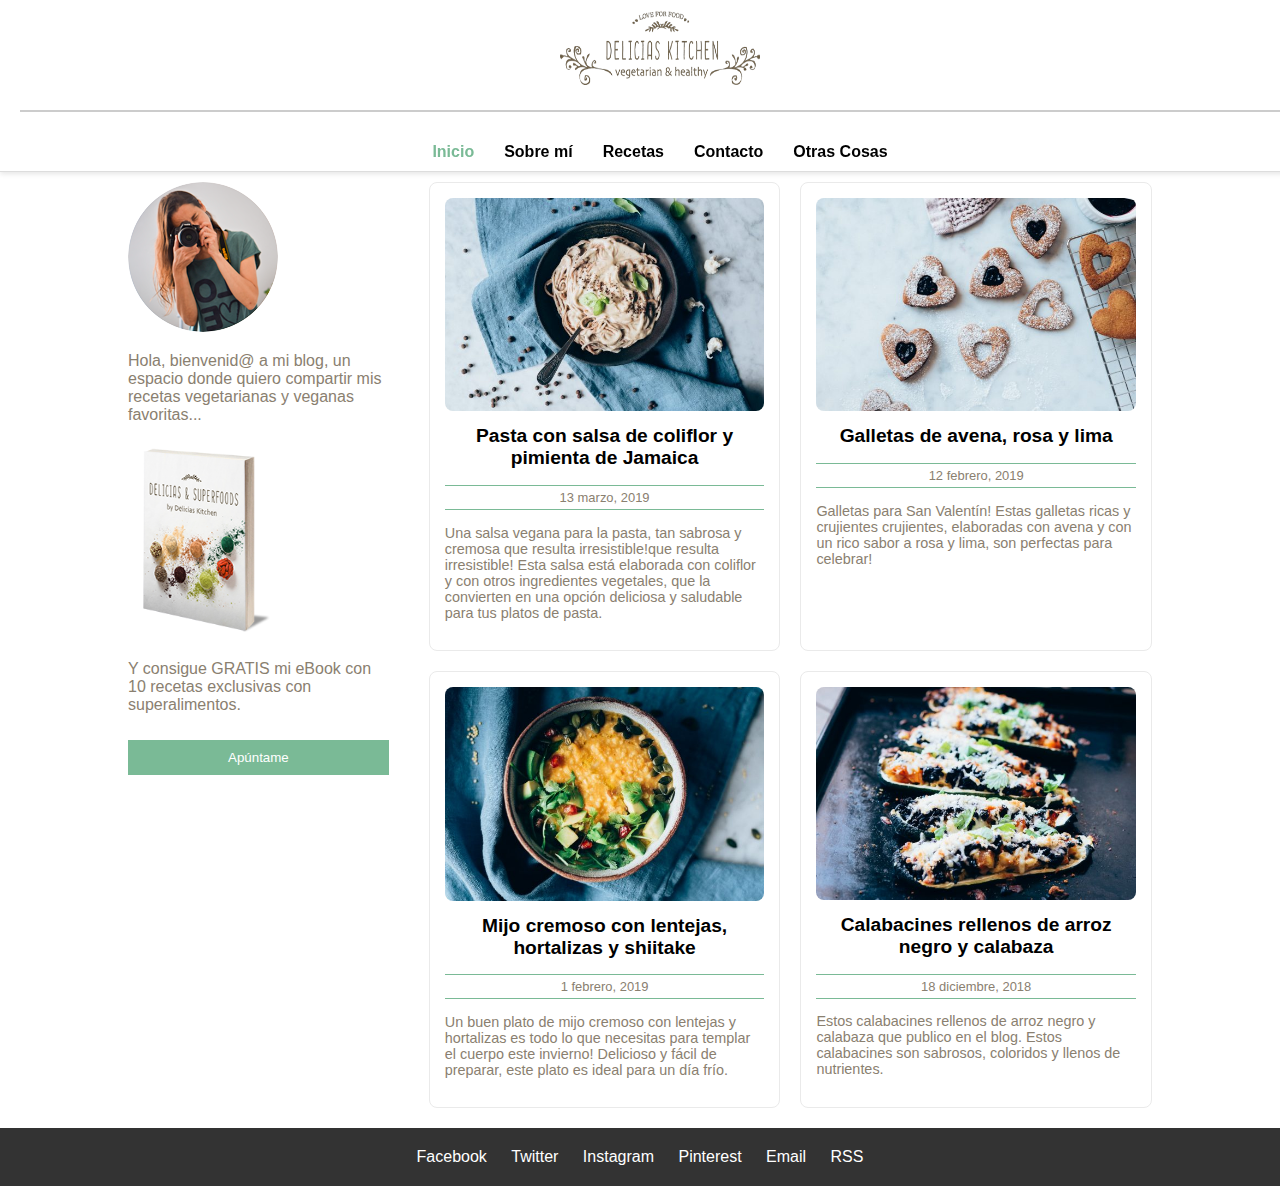
<file: index.html>
<!DOCTYPE html>
<html lang="es">
<head>
    <meta charset="UTF-8">
    <meta name="viewport" content="width=device-width, initial-scale=1.0">
    <title>Delicias Kitchen - Aitor Palma i Andrea Riba</title>
    <link rel="stylesheet" href="styles.css">
</head>
<body>
    <header class="navbar">
        <div class="logo">
            <img src="imatges/Logo-Delicias.png" alt="Foto de perfil" width="200" height="75">
        </div>
        <hr style="border: 1px solid #CCC; width: 100%; margin: 1px auto;">
        <nav>
            <ul>
                <li><a href="#" class="active">Inicio</a></li>
                <li><a href="aboutMe.html">Sobre mí</a></li>
                <li><a href="receptes.html">Recetas</a></li>
                <li><a href="formulari.html">Contacto</a></li>
                <li><a href="otrasCosas/others.html">Otras Cosas</a></li>
            </ul>
        </nav>
    </header>
    <br></br>
    <div class="margintest"></div>
    <main>
        <aside class="sidebar">
            <div class="about-me">
                <img src="imatges/isagil.png" alt="Foto de perfil" width="150" height="150">
                <p>Hola, bienvenid@ a mi blog, un espacio donde quiero compartir mis recetas vegetarianas y veganas favoritas...</p>
            </div>
            <div class="subscribe">
                <img src="imatges/libro.png" alt="Imagen eBook" width="150" height="200">
                <p>Y consigue GRATIS mi eBook con 10 recetas exclusivas con superalimentos.</p>
                <button>Apúntame</button>
            </div>
        </aside>

        <section class="content">
            <article class="post">
                <img src="imatges/Pasta.jpg" alt="Pasta con salsa de coliflor" width="350" height="200">
                <h2><a href="receta_pasta.html">Pasta con salsa de coliflor y pimienta de Jamaica</a></h2>
                <p style="text-align: center;"><small>13 marzo, 2019</small></p>
                <p>Una salsa vegana para la pasta, tan sabrosa y cremosa que resulta irresistible!que resulta irresistible! Esta salsa está elaborada con coliflor y con otros ingredientes vegetales, que la convierten en una opción deliciosa y saludable para tus platos de pasta.</p>
            </article>
            
            <article class="post">
                <img src="imatges/galletas.jpg" alt="Galletas de avena" width="350" height="200">
                <h2><a href="receta_galletas.html">Galletas de avena, rosa y lima</a></h2>
                <p style="text-align: center;"><small>12 febrero, 2019</small></p>
                <p>Galletas para San Valentín! Estas galletas ricas y crujientes crujientes, elaboradas con avena y con un rico sabor a rosa y lima, son perfectas para celebrar!</p>
            </article>

            <article class="post">
                <img src="imatges/mijo.jpg" alt="Mijo cremoso con lentejas" width="350" height="200">
                <h2><a href="receta_mijo.html">Mijo cremoso con lentejas, hortalizas y shiitake</a></h2>
                <p style="text-align: center;"><small>1 febrero, 2019</small></p>
                <p>Un buen plato de mijo cremoso con lentejas y hortalizas es todo lo que necesitas para templar el cuerpo este invierno! Delicioso y fácil de preparar, este plato es ideal para un día frío.</p>
            </article>

            <article class="post">
                <img src="imatges/calabacines.jpg" alt="Calabacines rellenos" width="350" height="200">
                <h2><a href="receta_calabacines.html">Calabacines rellenos de arroz negro y calabaza</a></h2>
                <p style="text-align: center;"><small>18 diciembre, 2018</small></p>
                <p>Estos calabacines rellenos de arroz negro y calabaza que publico en el blog. Estos calabacines son sabrosos, coloridos y llenos de nutrientes.</p>
            </article>
        </section>
    </main>

    <footer>
        <div class="social-links">
            <a href="#">Facebook</a>
            <a href="#">Twitter</a>
            <a href="#">Instagram</a>
            <a href="#">Pinterest</a>
            <a href="#">Email</a>
            <a href="#">RSS</a>
        </div>
    </footer>
</body>
</html>
</file>
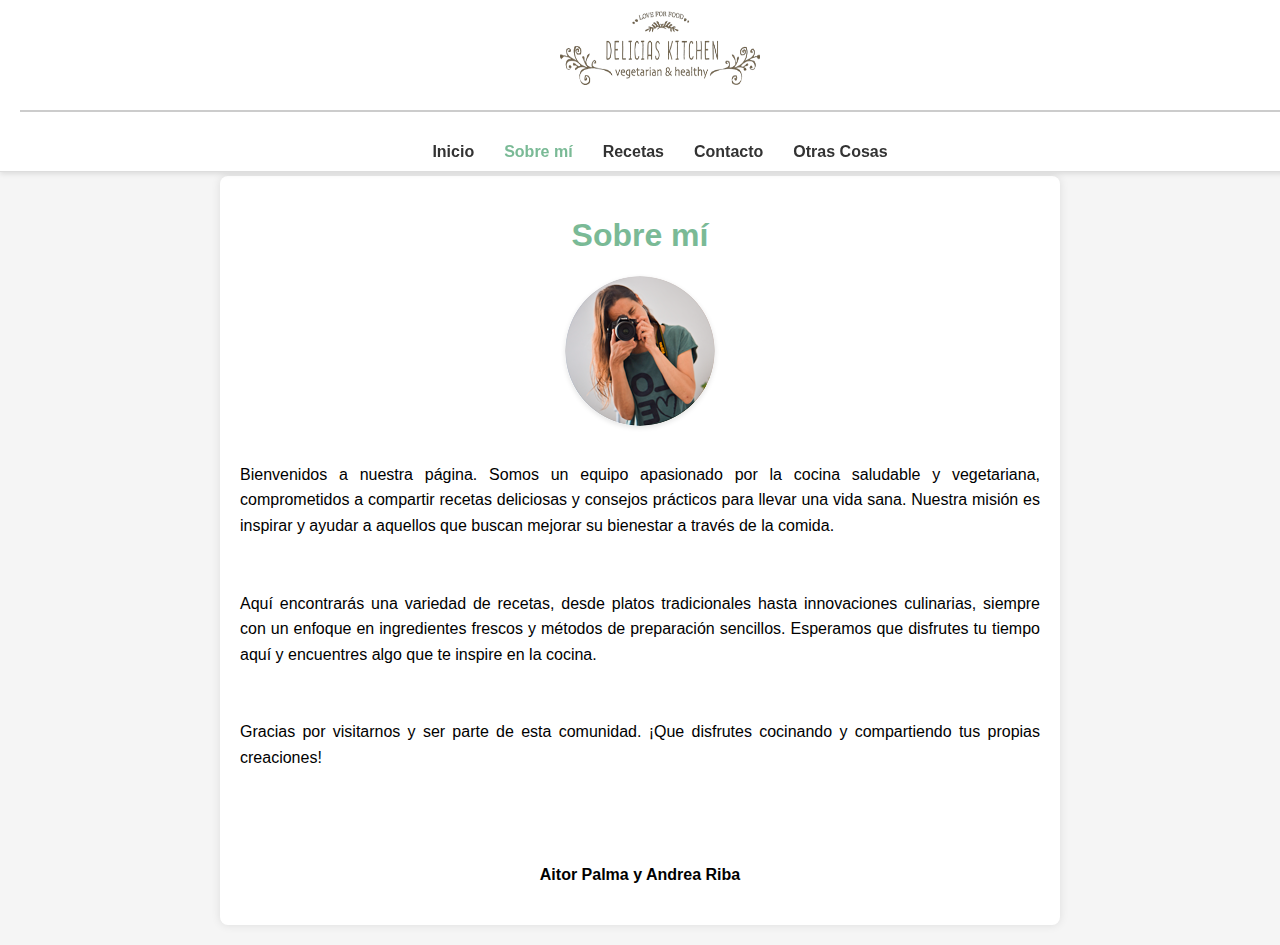
<file: aboutMe.html>
<!DOCTYPE html>
<html lang="es">
<head>
    <meta charset="UTF-8">
    <meta name="viewport" content="width=device-width, initial-scale=1.0">
    <title>Sobre mí</title>
    <link rel="stylesheet" href="aboutMe.css">
</head>
<body>
    <header class="navbar">
        <div class="logo">
            <img src="imatges/Logo-Delicias.png" alt="Foto de perfil" width="200" height="75">
        </div>
        <hr style="border: 1px solid #CCC; width: 100%; margin: 1px auto;">
        <nav>
            <ul>
                <li><a href="index.html">Inicio</a></li>
                <li><a href="#" class="active">Sobre mí</a></li>
                <li><a href="receptes.html">Recetas</a></li>
                <li><a href="formulari.html">Contacto</a></li>
                <li><a href="otrasCosas/others.html">Otras Cosas</a></li>
            </ul>
        </nav>
    </header>
    <br></br>

    <div class="container">
        <h1>Sobre mí</h1>
        <div class="about-content">
            <img src="imatges/isagil.png" alt="Imagen de perfil">
            <p>
                Bienvenidos a nuestra página. Somos un equipo apasionado por la cocina saludable y vegetariana, comprometidos a compartir recetas deliciosas y consejos prácticos para llevar una vida sana. Nuestra misión es inspirar y ayudar a aquellos que buscan mejorar su bienestar a través de la comida.
            </p>
            <p>
                Aquí encontrarás una variedad de recetas, desde platos tradicionales hasta innovaciones culinarias, siempre con un enfoque en ingredientes frescos y métodos de preparación sencillos. Esperamos que disfrutes tu tiempo aquí y encuentres algo que te inspire en la cocina.
            </p>
            <p>
                Gracias por visitarnos y ser parte de esta comunidad. ¡Que disfrutes cocinando y compartiendo tus propias creaciones!
            </p>
            <br>
            <h4>Aitor Palma y Andrea Riba</h4>
        </div>
    </div>
</body>
</html>
</file>
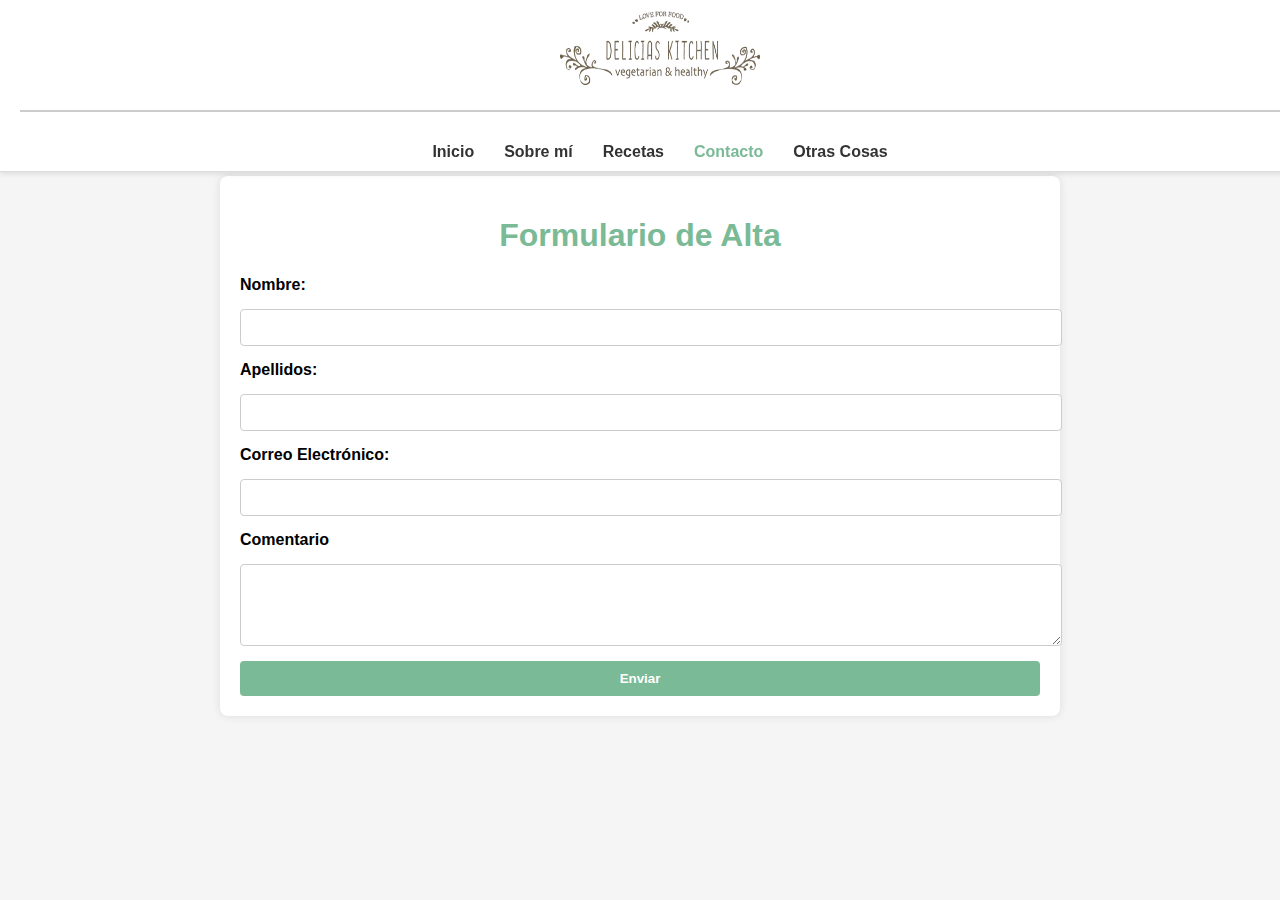
<file: formulari.html>
<!DOCTYPE html>
<html lang="es">
<head>
    <meta charset="UTF-8">
    <meta name="viewport" content="width=device-width, initial-scale=1.0">
    <title>Formulario de Alta</title>
    <link rel="stylesheet" href="formulari.css">
</head>
<body>
    <header class="navbar">
        <div class="logo">
            <img src="imatges/Logo-Delicias.png" alt="Foto de perfil" width="200" height="75">
        </div>
        <hr style="border: 1px solid #CCC; width: 100%; margin: 1px auto;">
        <nav>
            <ul>
                <li><a href="index.html">Inicio</a></li>
                <li><a href="aboutMe.html">Sobre mí</a></li>
                <li><a href="receptes.html">Recetas</a></li>
                <li><a href="#" class="active">Contacto</a></li>
                <li><a href="otrasCosas/others.html">Otras Cosas</a></li>
            </ul>
        </nav>
    </header>
    <br></br>

    <div class="container">
        <h1>Formulario de Alta</h1>
        <form action="/submit" method="get">
            <label for="nombre">Nombre:</label>
            <input type="text" id="nombre" name="nombre" required>

            <label for="categoria">Apellidos:</label>
            <input type="text" id="apellido" name="apellido" required>

            <label for="email">Correo Electrónico:</label>
            <input type="email" id="email" name="email" required>

            <label for="comentario">Comentario</label>
            <textarea id="comentario" name="comentario" rows="4"></textarea>

            <input type="submit" value="Enviar">
        </form>
    </div>
</body>
</html>
</file>
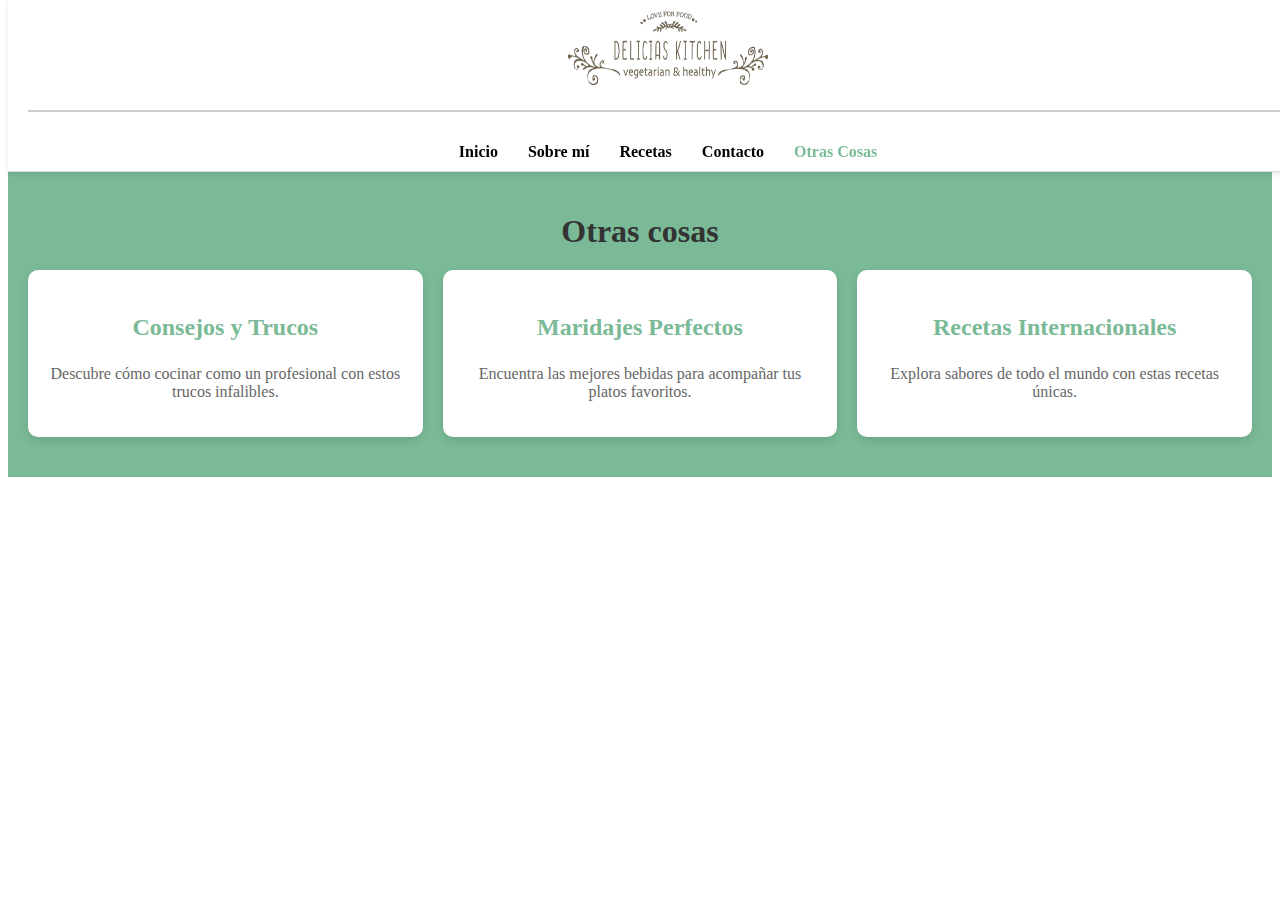
<file: otrasCosas/others.html>
<!DOCTYPE html>
<html lang="es">
<head>
    <meta charset="UTF-8">
    <meta name="viewport" content="width=device-width, initial-scale=1.0">
    <title>Delicias Kitchen</title>
    <link rel="stylesheet" href="others.css">
</head>
<body>
    <header class="navbar">
        <div class="logo">
            <img src="../imatges/Logo-Delicias.png" alt="Foto de perfil" width="200" height="75">
        </div>
        <hr style="border: 1px solid #CCC; width: 100%; margin: 1px auto;">
        <nav>
            <ul>
                <li><a href="../index.html">Inicio</a></li>
                <li><a href="../aboutMe.html">Sobre mí</a></li>
                <li><a href="../receptes.html">Recetas</a></li>
                <li><a href="../formulari.html">Contacto</a></li>
                <li><a href="#" class="active">Otras Cosas</a></li>
            </ul>
        </nav>
    </header>
    <br>
    <div class="other-things">
        <h2 class="section-title">Otras cosas</h2>
        <div class="other-things-grid">
          <div class="other-item">
            <h3>Consejos y Trucos</h3>
            <p>Descubre cómo cocinar como un profesional con estos trucos infalibles.</p>
          </div>
          <div class="other-item">
            <h3>Maridajes Perfectos</h3>
            <p>Encuentra las mejores bebidas para acompañar tus platos favoritos.</p>
          </div>
          <div class="other-item">
            <h3>Recetas Internacionales</h3>
            <p>Explora sabores de todo el mundo con estas recetas únicas.</p>
          </div>
        </div>
      </div>
</body>
</file>
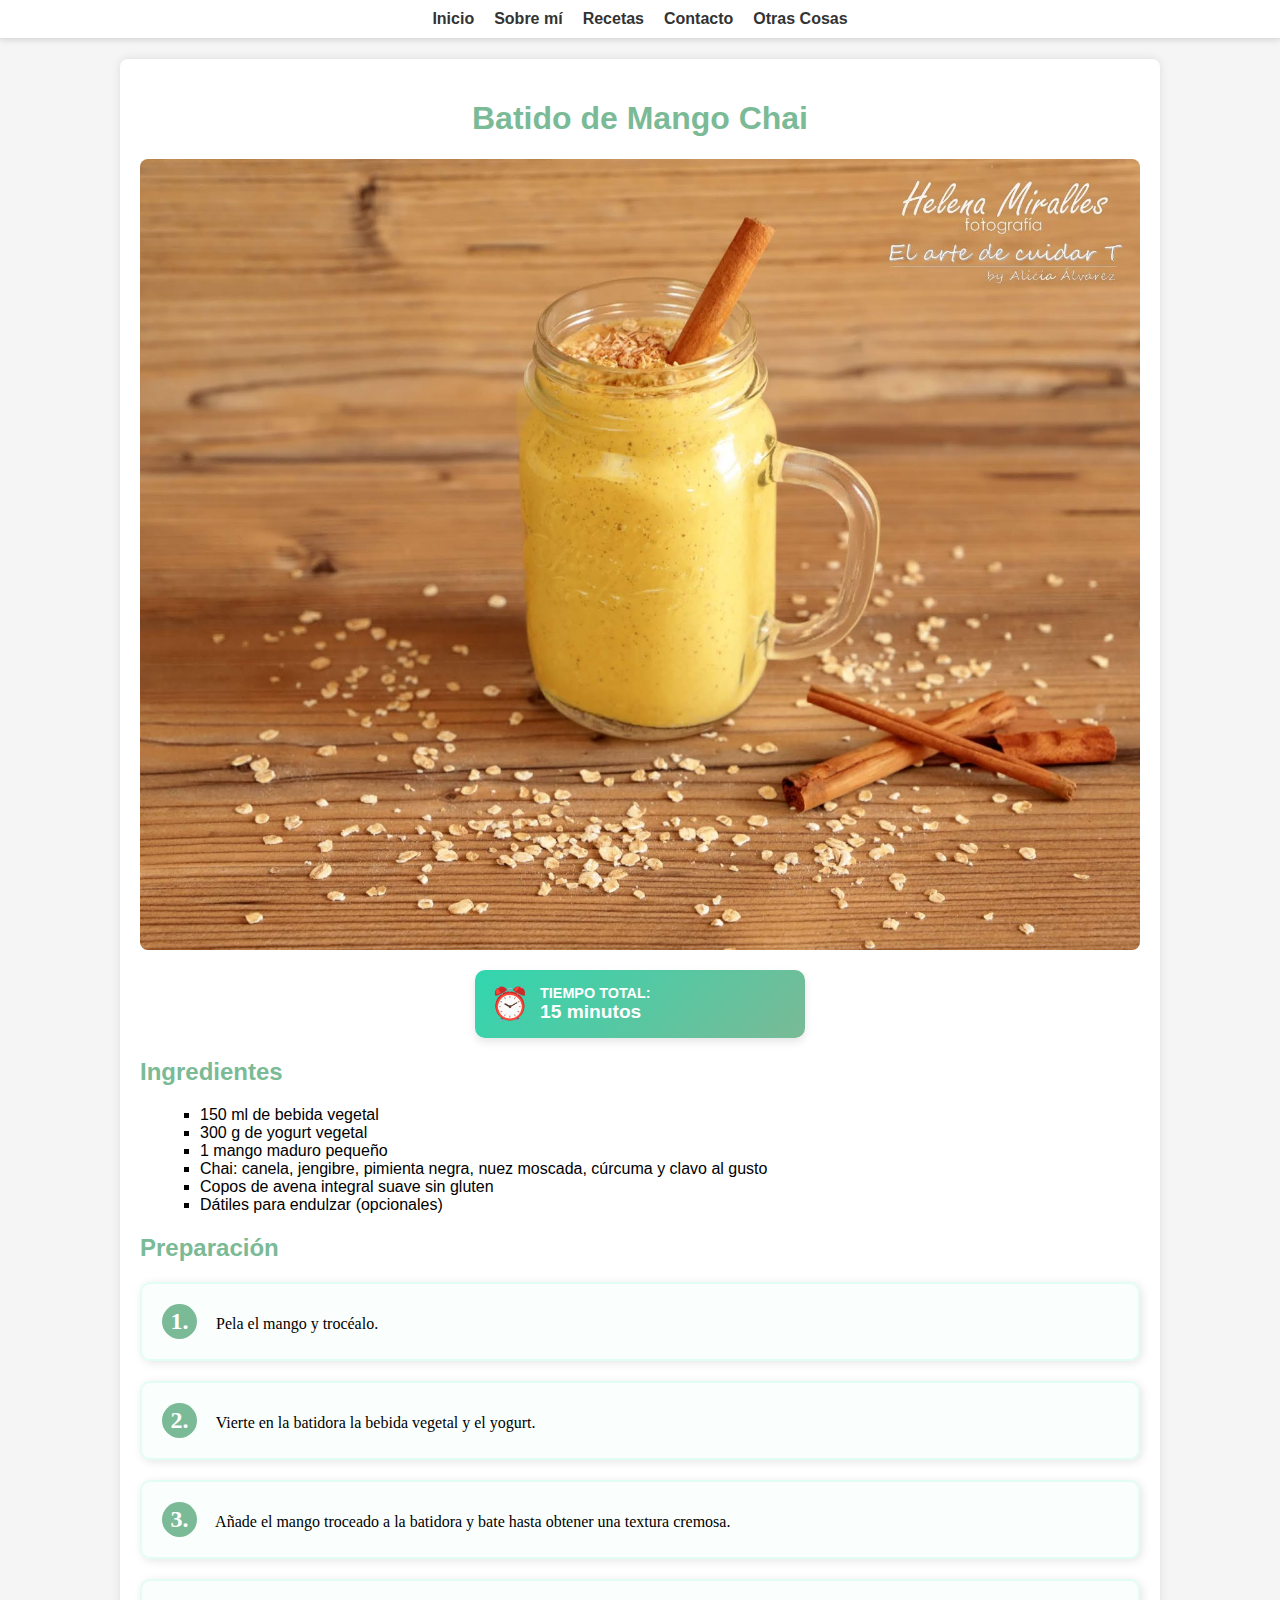
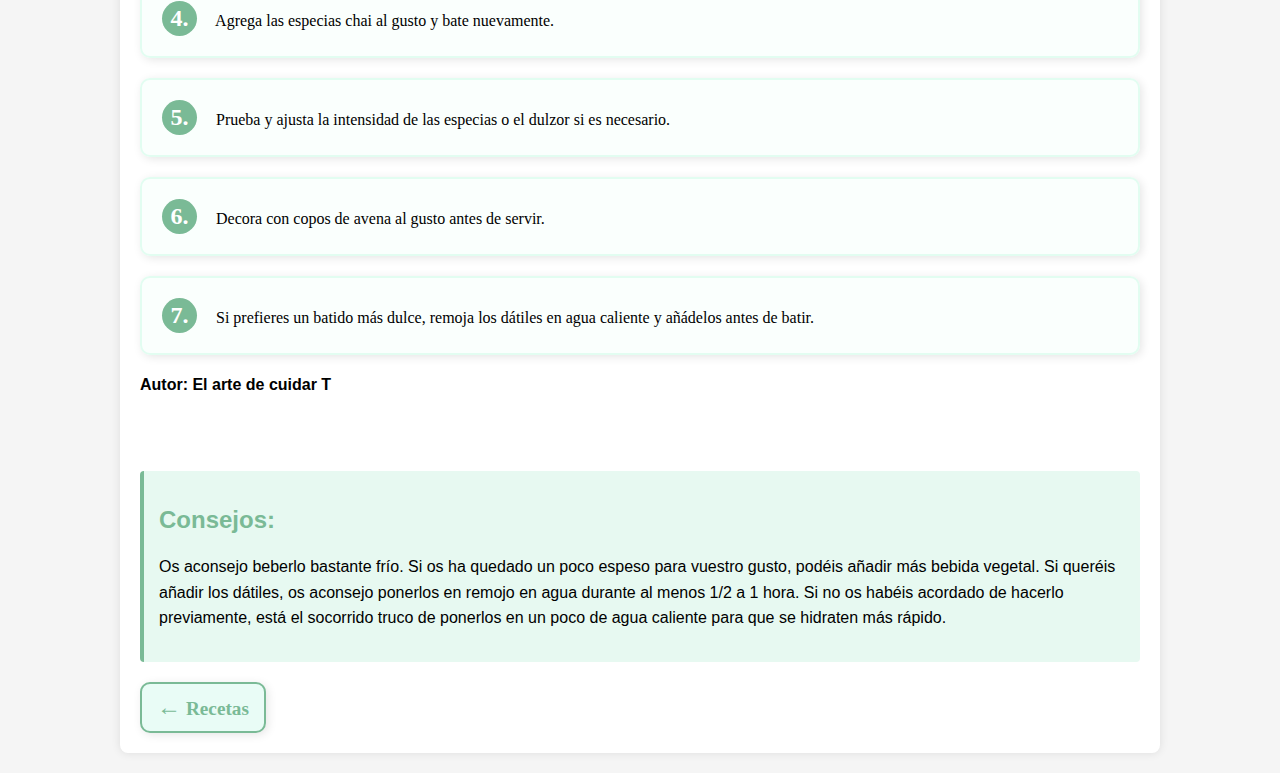
<file: receptes/recepta1.html>
<!DOCTYPE html>
<html lang="es">
<head>
    <meta charset="UTF-8">
    <meta name="viewport" content="width=device-width, initial-scale=1.0">
    <title>Receta de Batido de Mango Chai</title>
    <link rel="stylesheet" href="recepta.css">
</head>
<body>
    <div class="navbar">
        <a href="../index.html" class="active">Inicio</a>
        <a href="../aboutMe.html">Sobre mí</a>
        <a href="../receptes.html">Recetas</a>
        <a href="../formulari.html">Contacto</a>
        <a href="../otrasCosas/others.css">Otras Cosas</a>
    </div>

    <div class="container">
        <h1>Batido de Mango Chai</h1>
        <img src="../imatges/batido-mango.jpg" alt="Batido de Mango Chai">

        <div class="recipe-time">
            <div class="time-icon">
              ⏰
            </div>
            <div class="time-text">
              <span class="time-label">Tiempo total:</span>
              <span class="time-duration">15 minutos</span>
            </div>
          </div>
          

        <h2>Ingredientes</h2>
        <ul>
            <li>150 ml de bebida vegetal</li>
            <li>300 g de yogurt vegetal</li>
            <li>1 mango maduro pequeño</li>
            <li>Chai: canela, jengibre, pimienta negra, nuez moscada, cúrcuma y clavo al gusto</li>
            <li>Copos de avena integral suave sin gluten</li>
            <li>Dátiles para endulzar (opcionales)</li>
        </ul>

        <h2>Preparación</h2>
        <ol class="cute-list">
            <li>
                <span class="step-number">1.</span>
                Pela el mango y trocéalo.
            </li>
            <li>
                <span class="step-number">2.</span>
                Vierte en la batidora la bebida vegetal y el yogurt.
            </li>
            <li>
                <span class="step-number">3.</span>
                Añade el mango troceado a la batidora y bate hasta obtener una textura cremosa.
            </li>
            <li>
                <span class="step-number">4.</span>
                Agrega las especias chai al gusto y bate nuevamente.
            </li>
            <li>
                <span class="step-number">5.</span>
                Prueba y ajusta la intensidad de las especias o el dulzor si es necesario.
            </li>
            <li>
                <span class="step-number">6.</span>
                Decora con copos de avena al gusto antes de servir.
            </li>
            <li>
                <span class="step-number">7.</span>
                Si prefieres un batido más dulce, remoja los dátiles en agua caliente y añádelos antes de batir.
            </li>
        </ol>
        <h4>Autor: El arte de cuidar T</h4>
        <br></br>
       
        <div class="tips">
            <h2>Consejos:</h2>
            <p>Os aconsejo beberlo bastante frío. Si os ha quedado un poco espeso para vuestro gusto, podéis añadir más bebida vegetal. Si queréis añadir los dátiles, os aconsejo ponerlos en remojo en agua durante al menos 1/2 a 1 hora. Si no os habéis acordado de hacerlo previamente, está el socorrido truco de ponerlos en un poco de agua caliente para que se hidraten más rápido.</p>
        </div>
        <a href="../receptes.html" class="back-link">Recetas</a>
    </div>
</body>
</html>
</file>
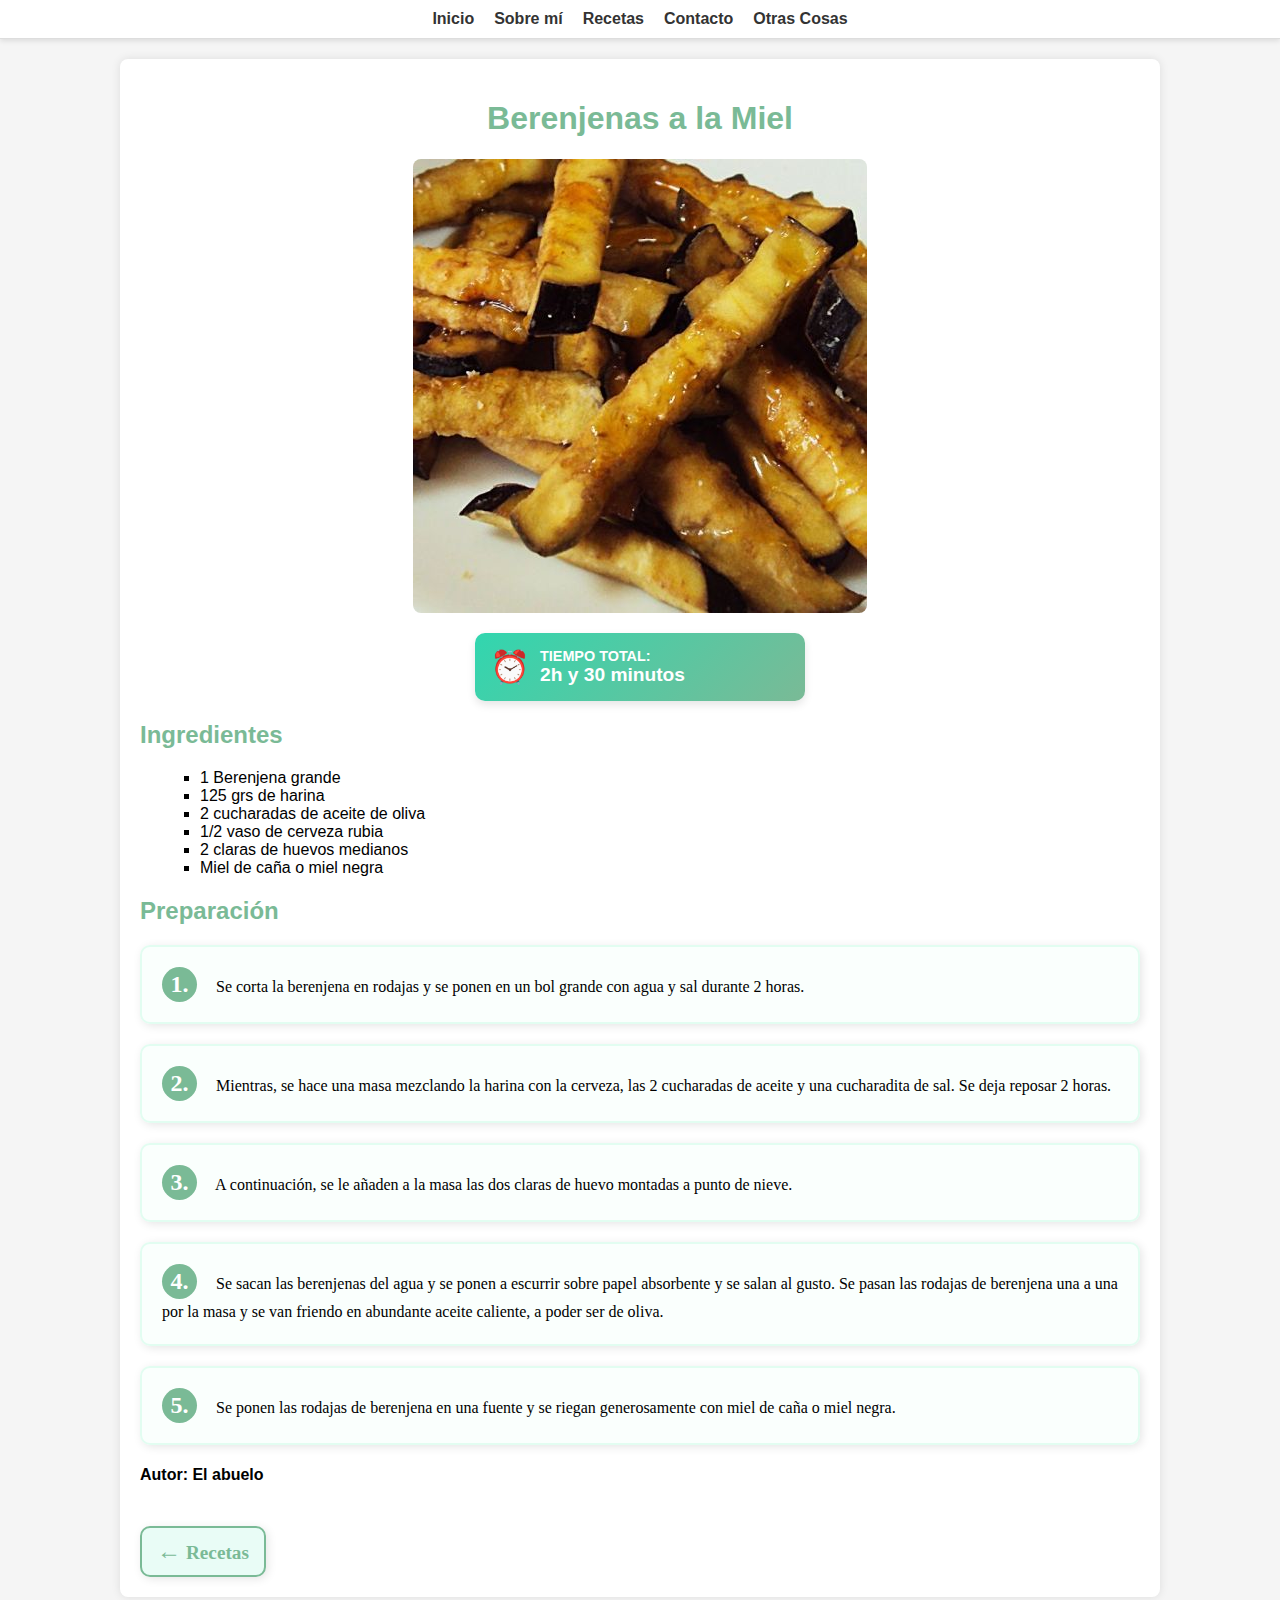
<file: receptes/recepta2.html>
<html lang="es">
<head>
    <meta charset="UTF-8">
    <meta name="viewport" content="width=device-width, initial-scale=1.0">
    <title>Receta de Berenjenas a la Miel</title>
    <link rel="stylesheet" href="recepta.css">
</head>
<body>
    <div class="navbar">
        <a href="../index.html" class="active">Inicio</a>
        <a href="../aboutMe.html">Sobre mí</a>
        <a href="../receptes.html">Recetas</a>
        <a href="../formulari.html">Contacto</a>
        <a href="../otrasCosas/others.css">Otras Cosas</a>
    </div>

    <div class="container">
        <h1>Berenjenas a la Miel</h1>
        <img src="../imatges/Berenjenas-con-miel-de-caC3B1a-480x270.jpg" alt="Berenjenas a la Miel">

        <div class="recipe-time">
            <div class="time-icon">
              ⏰
            </div>
            <div class="time-text">
              <span class="time-label">Tiempo total:</span>
              <span class="time-duration">2h y 30 minutos</span>
            </div>
          </div>

        <h2>Ingredientes</h2>
        <ul>
            <li>1 Berenjena grande</li>
            <li>125 grs de harina</li>
            <li>2 cucharadas de aceite de oliva</li>
            <li>1/2 vaso de cerveza rubia</li>
            <li>2 claras de huevos medianos</li>
            <li>Miel de caña o miel negra</li>
        </ul>

        <h2>Preparación</h2>
        <p></p>
        <ol class="cute-list">
            <li>
                <span class="step-number">1.</span>
                Se corta la berenjena en rodajas y se ponen en un bol grande con agua y sal durante 2 horas.
            </li>
            <li>
                <span class="step-number">2.</span>
                Mientras, se hace una masa mezclando la harina con la cerveza, las 2 cucharadas de aceite y una cucharadita de sal. Se deja reposar 2 horas.
            </li>
            <li>
                <span class="step-number">3.</span>
                A continuación, se le añaden a la masa las dos claras de huevo montadas a punto de nieve.
            </li>
            <li>
                <span class="step-number">4.</span>
                Se sacan las berenjenas del agua y se ponen a escurrir sobre papel absorbente y se salan al gusto. Se pasan las rodajas de berenjena una a una por la masa y se van friendo en abundante aceite caliente, a poder ser de oliva.
            </li>
            <li>
                <span class="step-number">5.</span>
                Se ponen las rodajas de berenjena en una fuente y se riegan generosamente con miel de caña o miel negra.
            </li>
        </ol>
        <h4>Autor: El abuelo</h4>
        <a href="../receptes.html" class="back-link">Recetas</a>
    </div>
</body>
</html>
</file>
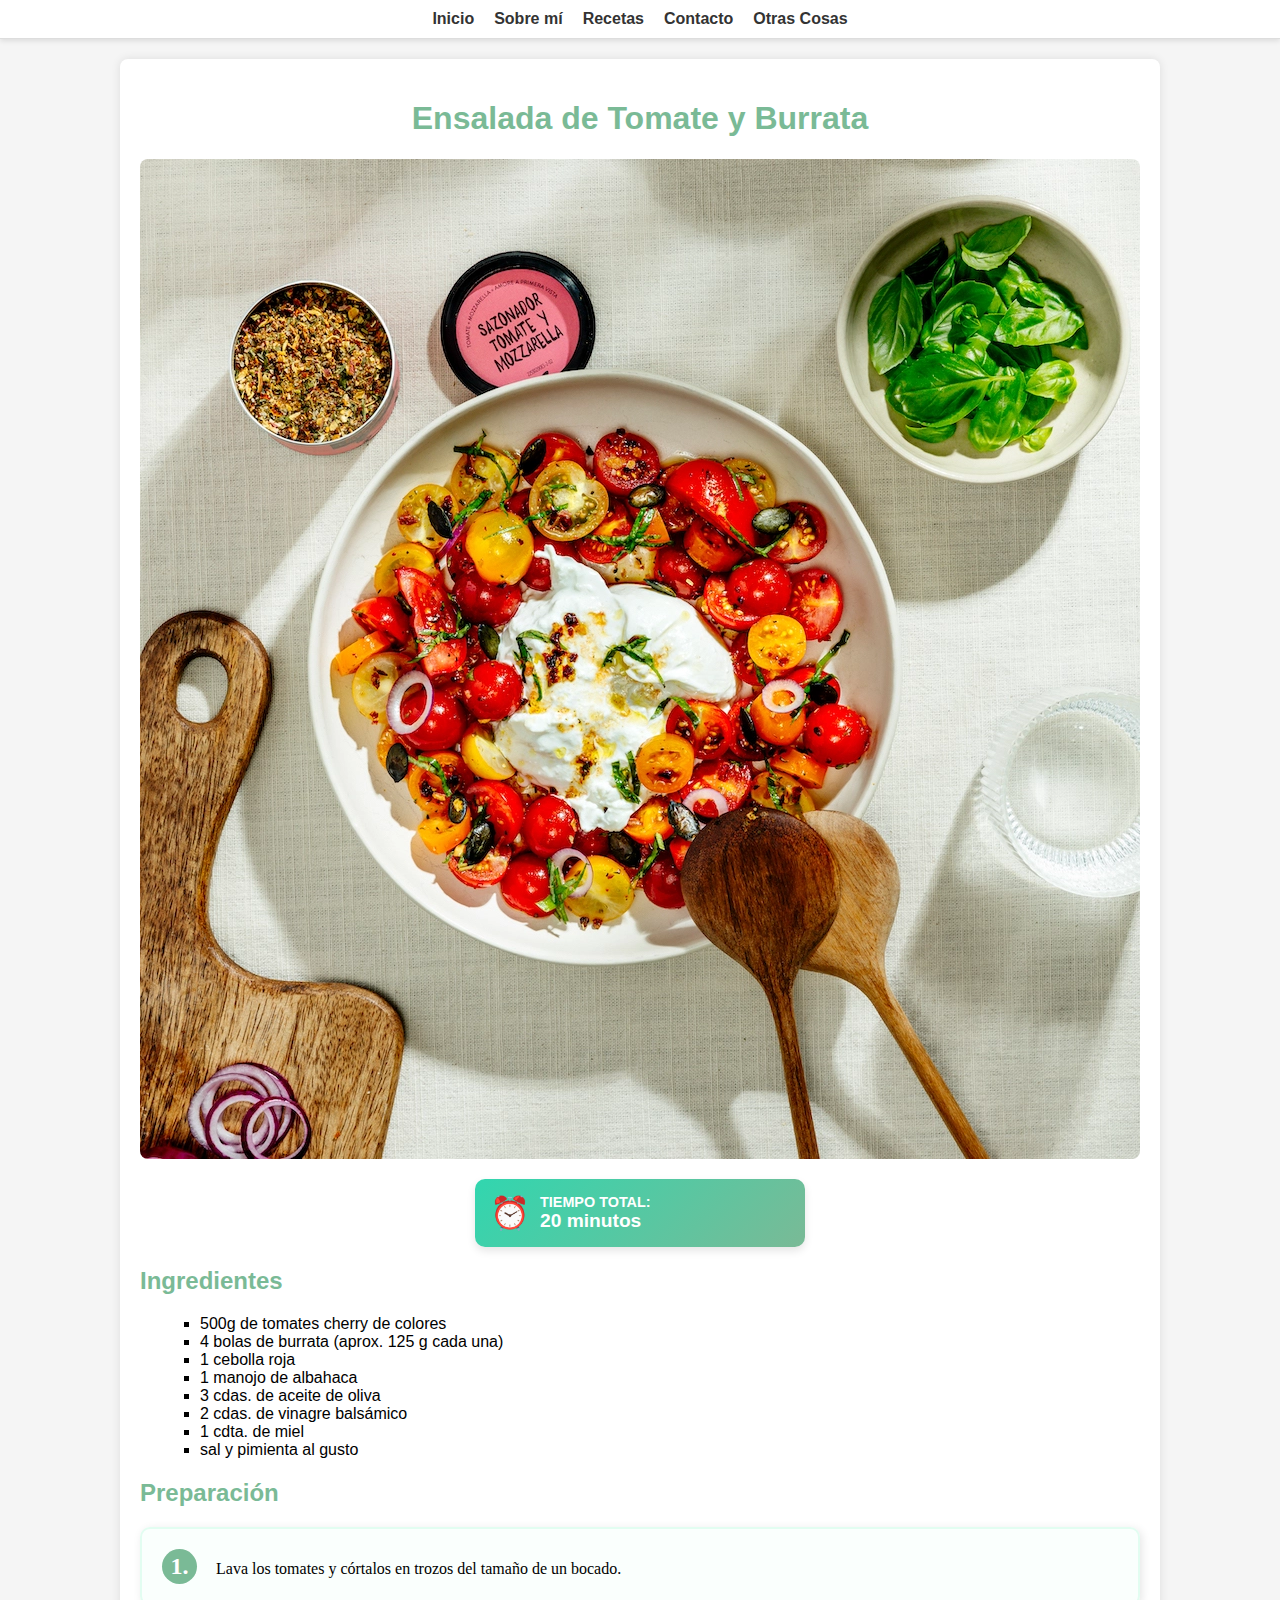
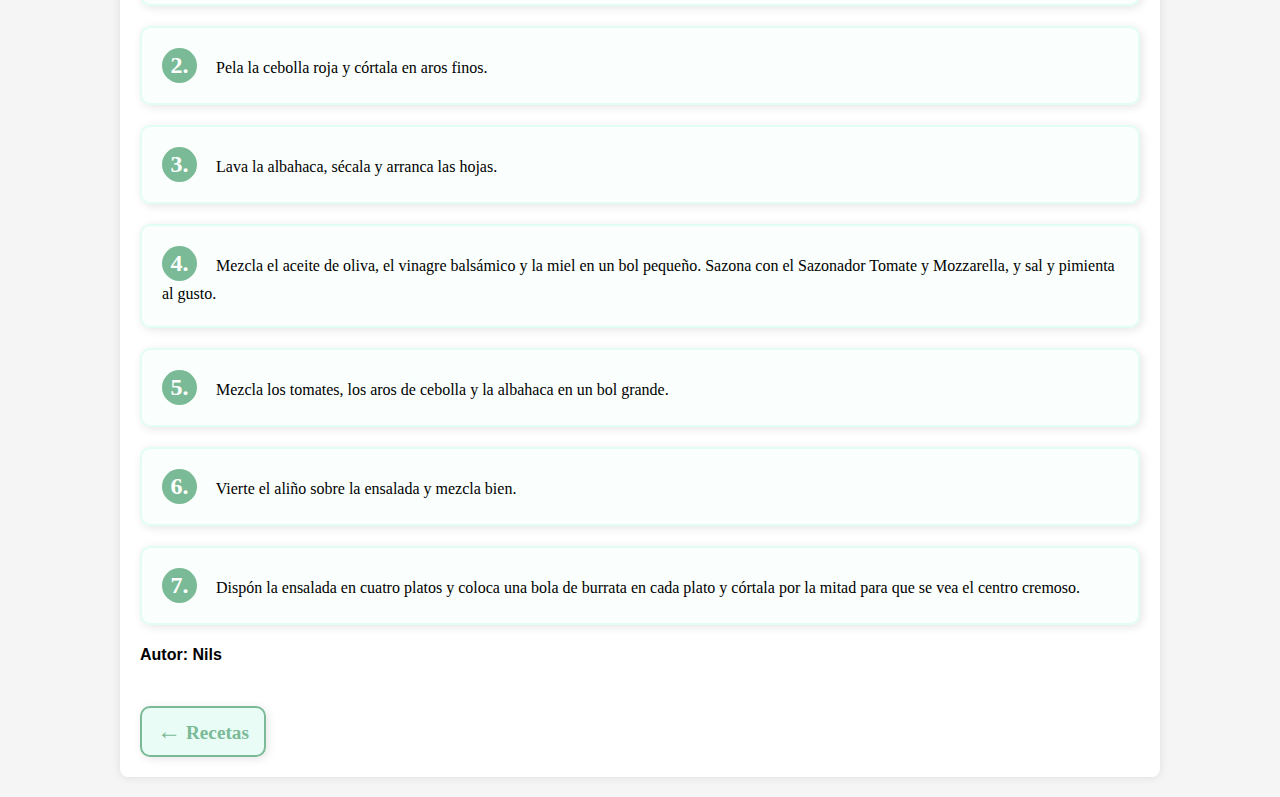
<file: receptes/recepta3.html>
<html lang="es">
<head>
    <meta charset="UTF-8">
    <meta name="viewport" content="width=device-width, initial-scale=1.0">
    <title>Receta de Berenjenas a la Miel</title>
    <link rel="stylesheet" href="recepta.css">
</head>
<body>
    <div class="navbar">
        <a href="../index.html" class="active">Inicio</a>
        <a href="../aboutMe.html">Sobre mí</a>
        <a href="../receptes.html">Recetas</a>
        <a href="../formulari.html">Contacto</a>
        <a href="../otrasCosas/others.css">Otras Cosas</a>
    </div>

    <div class="container">
        <h1>Ensalada de Tomate y Burrata</h1>
        <img src="../imatges/Ensalada-tomate-burrrata.webp" alt="Ensalada tomate y burrata">

        <div class="recipe-time">
            <div class="time-icon">
              ⏰
            </div>
            <div class="time-text">
              <span class="time-label">Tiempo total:</span>
              <span class="time-duration">20 minutos</span>
            </div>
          </div>

        <h2>Ingredientes</h2>
        <ul>
            <li>500g de tomates cherry de colores</li>
            <li>4 bolas	de burrata (aprox. 125 g cada una)</li>
            <li>1 cebolla roja</li>
            <li>1 manojo de albahaca</li>
            <li>3 cdas.	de aceite de oliva</li>
            <li>2 cdas.	de vinagre balsámico</li>
            <li>1 cdta.	de miel</li>
            <li>sal y pimienta al gusto</li>
        </ul>

        <h2>Preparación</h2>
        <ol class="cute-list">
            <li>
                <span class="step-number">1.</span>
                Lava los tomates y córtalos en trozos del tamaño de un bocado.
            </li>
            <li>
                <span class="step-number">2.</span>
                Pela la cebolla roja y córtala en aros finos.
            </li>
            <li>
                <span class="step-number">3.</span>
                Lava la albahaca, sécala y arranca las hojas.
            </li>
            <li>
                <span class="step-number">4.</span>
                Mezcla el aceite de oliva, el vinagre balsámico y la miel en un bol pequeño. Sazona con el Sazonador Tomate y Mozzarella, y sal y pimienta al gusto.            </li>
            <li>
                <span class="step-number">5.</span>
                Mezcla los tomates, los aros de cebolla y la albahaca en un bol grande.
            </li>
            <li>
                <span class="step-number">6.</span>
                Vierte el aliño sobre la ensalada y mezcla bien.
            </li>
            <li>
                <span class="step-number">7.</span>
                Dispón la ensalada en cuatro platos y coloca una bola de burrata en cada plato y córtala por la mitad para que se vea el centro cremoso.
            </li>
        </ol>

        <h4>Autor: Nils</h4>
        <a href="../receptes.html" class="back-link">Recetas</a>
    </div>
</body>
</html>
</file>
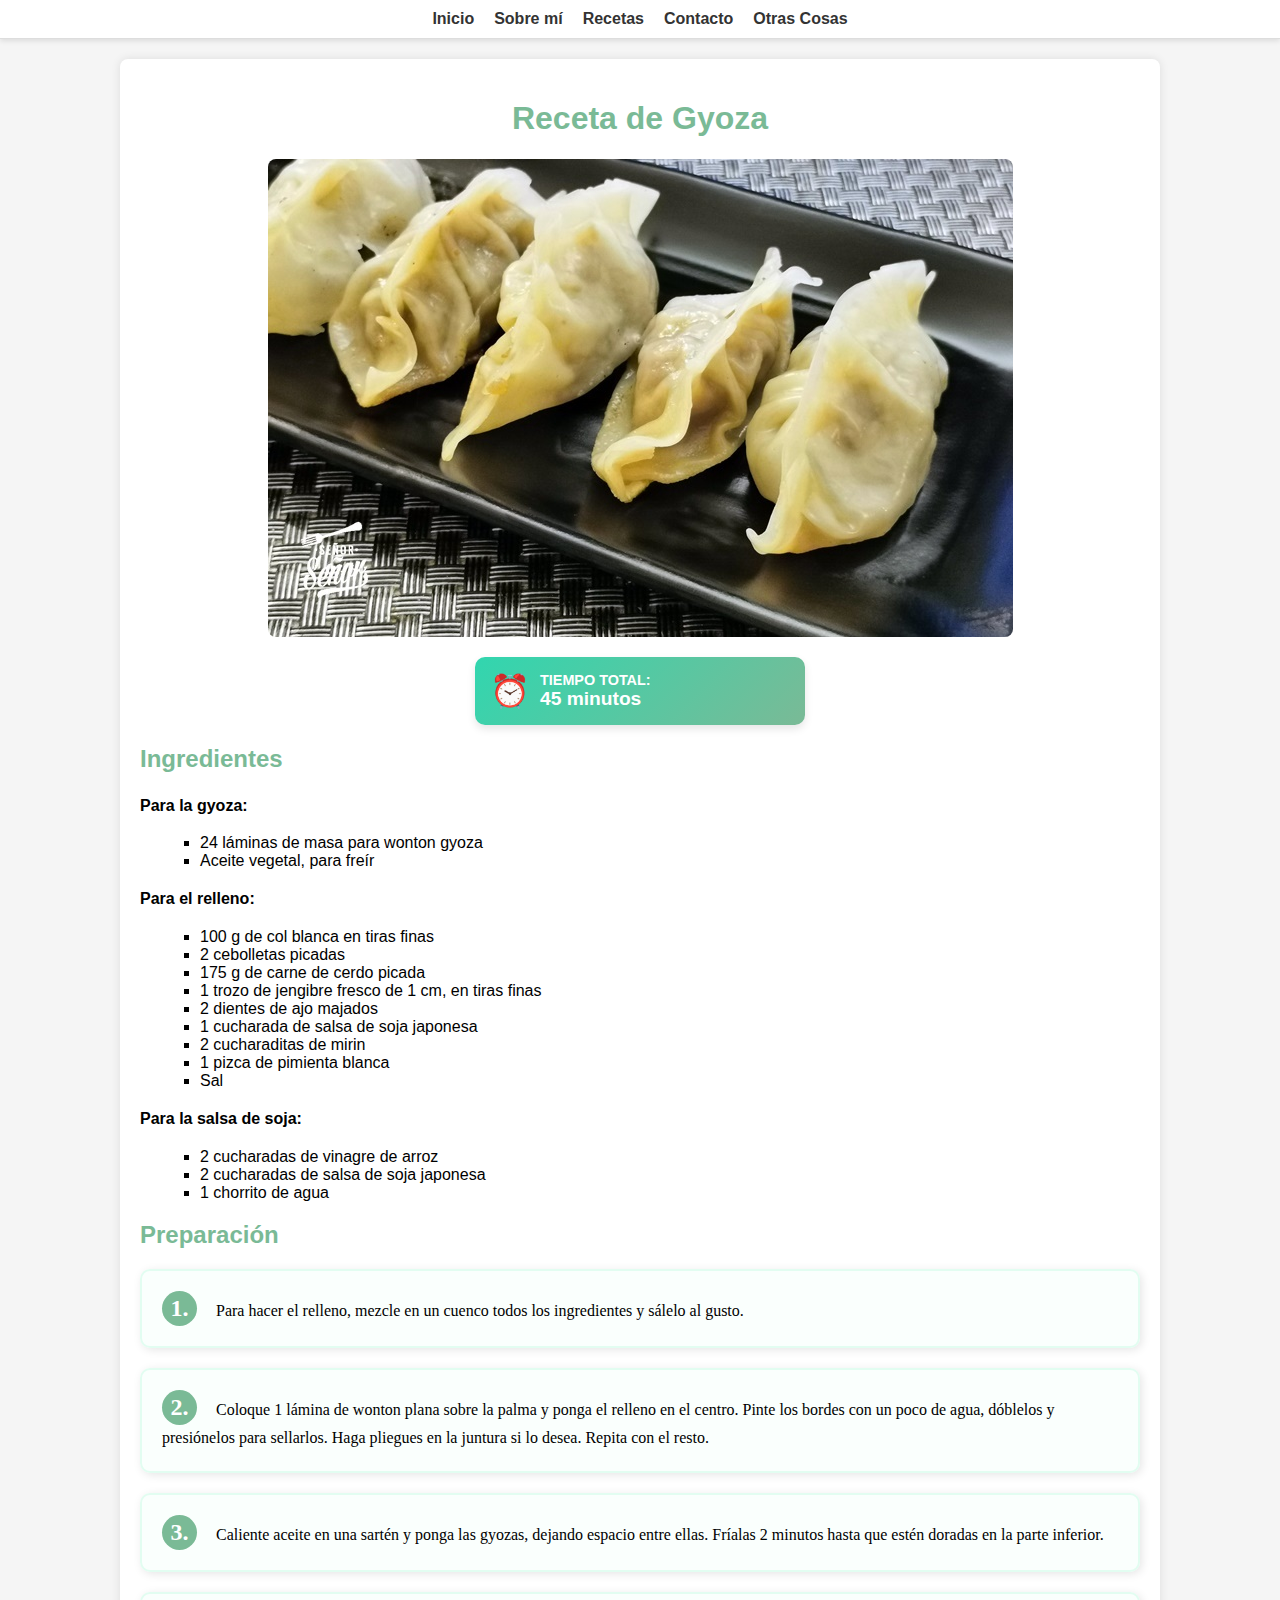
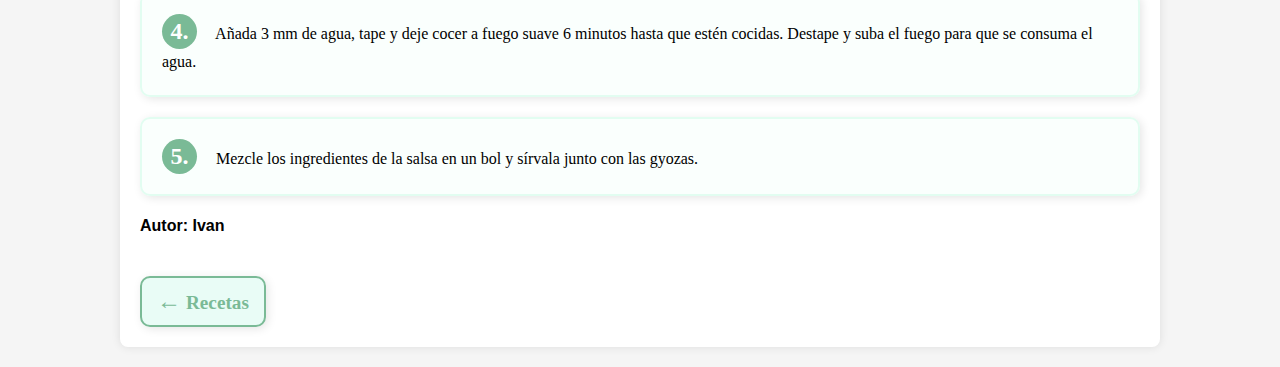
<file: receptes/recepta4.html>
<!DOCTYPE html>
<html lang="es">
<head>
    <meta charset="UTF-8">
    <meta name="viewport" content="width=device-width, initial-scale=1.0">
    <title>Receta de Gyoza</title>
    <link rel="stylesheet" href="recepta.css">
</head>
<body>
    <div class="navbar">
        <a href="../index.html">Inicio</a>
        <a href="../aboutMe.html">Sobre mí</a>
        <a href="../receptes.html" class="active">Recetas</a>
        <a href="../formulari.html">Contacto</a>
        <a href="../otrasCosas/others.css">Otras Cosas</a>
    </div>

    <div class="container">
        <h1>Receta de Gyoza</h1>
        <img src="../imatges/gyozas-receta.jpg" alt="Imagen de la receta de Gyoza" class="recipe-image">

        <div class="recipe-time">
            <div class="time-icon">
              ⏰
            </div>
            <div class="time-text">
              <span class="time-label">Tiempo total:</span>
              <span class="time-duration">45 minutos</span>
            </div>
          </div>
        
        <div class="ingredients">
            <h2>Ingredientes</h2>
            <p><strong>Para la gyoza:</strong></p>
            <ul>
                <li>24 láminas de masa para wonton gyoza</li>
                <li>Aceite vegetal, para freír</li>
            </ul>
            <p><strong>Para el relleno:</strong></p>
            <ul>
                <li>100 g de col blanca en tiras finas</li>
                <li>2 cebolletas picadas</li>
                <li>175 g de carne de cerdo picada</li>
                <li>1 trozo de jengibre fresco de 1 cm, en tiras finas</li>
                <li>2 dientes de ajo majados</li>
                <li>1 cucharada de salsa de soja japonesa</li>
                <li>2 cucharaditas de mirin</li>
                <li>1 pizca de pimienta blanca</li>
                <li>Sal</li>
            </ul>
            <p><strong>Para la salsa de soja:</strong></p>
            <ul>
                <li>2 cucharadas de vinagre de arroz</li>
                <li>2 cucharadas de salsa de soja japonesa</li>
                <li>1 chorrito de agua</li>
            </ul>
        </div>

        <div>
            <h2>Preparación</h2>
            <ol class="cute-list">
                <li>
                    <span class="step-number">1.</span>
                    Para hacer el relleno, mezcle en un cuenco todos los ingredientes y sálelo al gusto.
                </li>
                <li>
                    <span class="step-number">2.</span>
                    Coloque 1 lámina de wonton plana sobre la palma y ponga el relleno en el centro. Pinte los bordes con un poco de agua, dóblelos y presiónelos para sellarlos. Haga pliegues en la juntura si lo desea. Repita con el resto.
                </li>
                <li>
                    <span class="step-number">3.</span>
                    Caliente aceite en una sartén y ponga las gyozas, dejando espacio entre ellas. Fríalas 2 minutos hasta que estén doradas en la parte inferior.
                </li>
                <li>
                    <span class="step-number">4.</span>
                    Añada 3 mm de agua, tape y deje cocer a fuego suave 6 minutos hasta que estén cocidas. Destape y suba el fuego para que se consuma el agua.
                </li>
                <li>
                    <span class="step-number">5.</span>
                    Mezcle los ingredientes de la salsa en un bol y sírvala junto con las gyozas.
                </li>
            </ol>
            <h4>Autor: Ivan</h4>
        <a href="../receptes.html" class="back-link">Recetas</a>
        </div>
    </div>
</body>
</html>
</file>
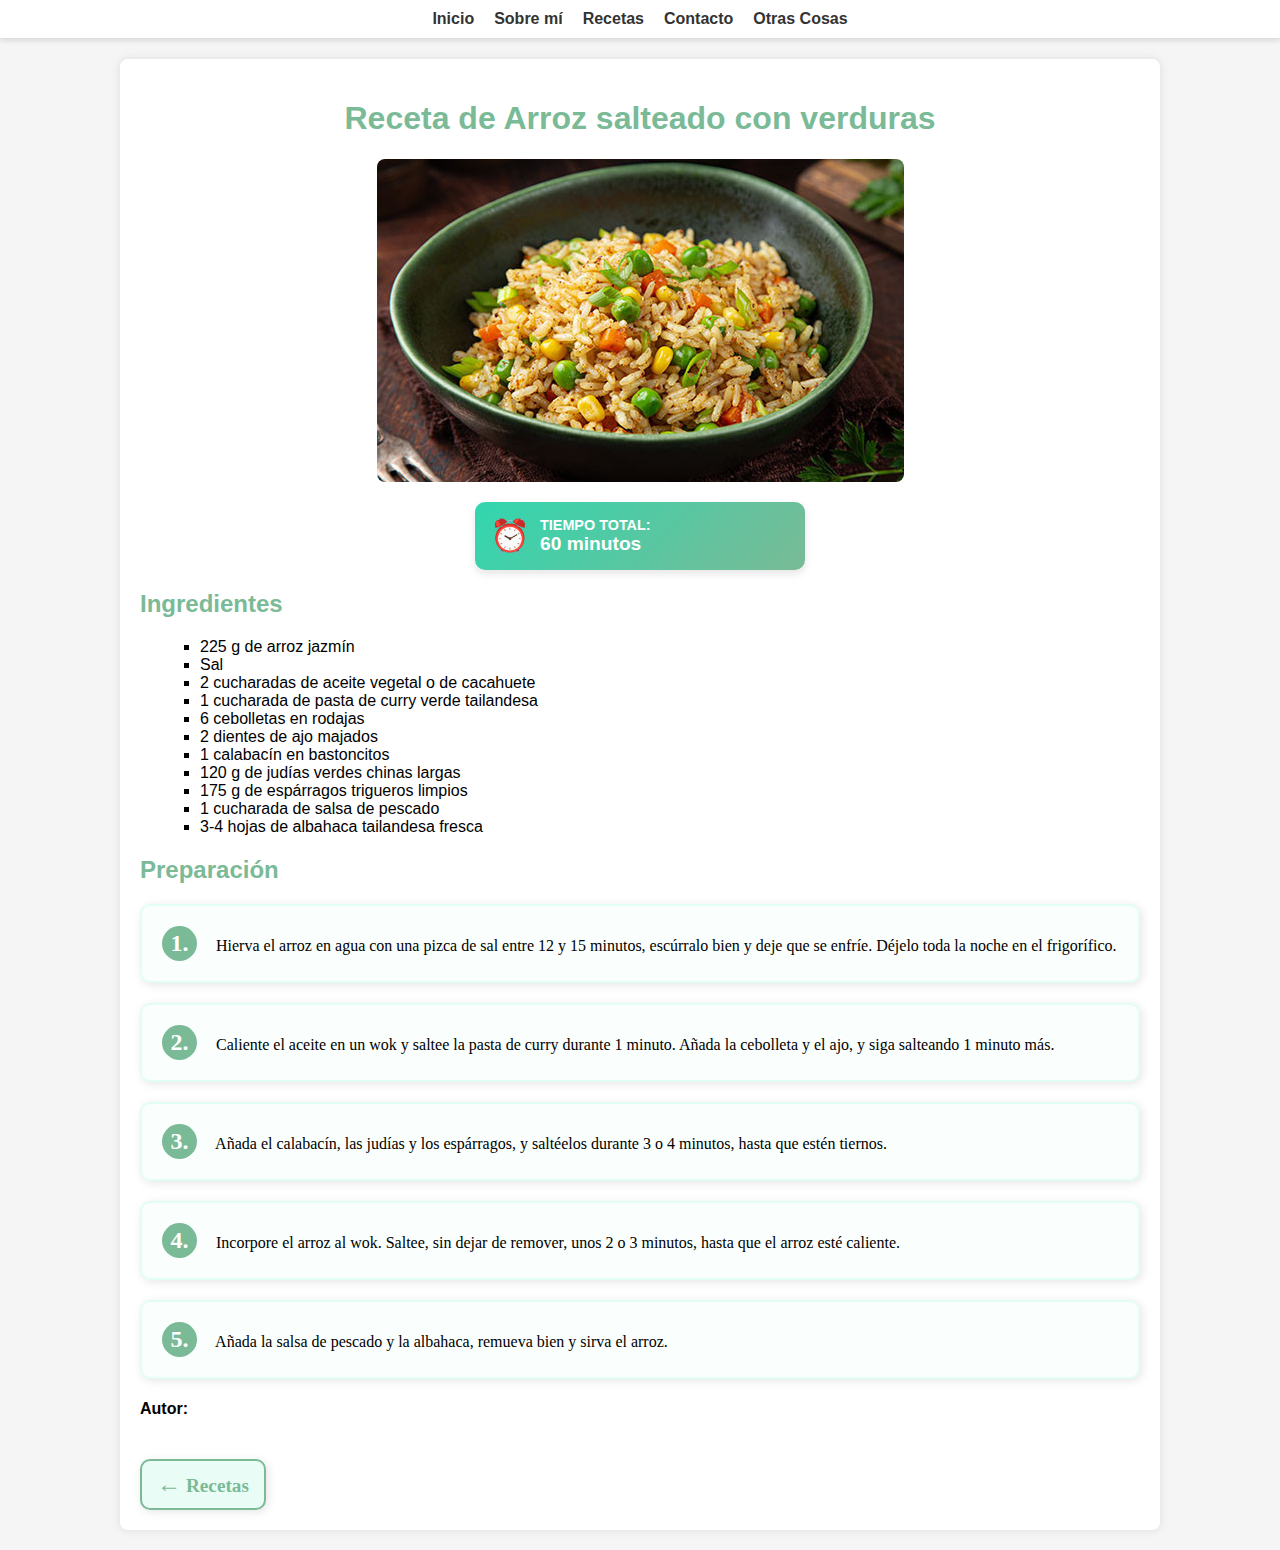
<file: receptes/recepta5.html>
<!DOCTYPE html>
<html lang="es">
<head>
    <meta charset="UTF-8">
    <meta name="viewport" content="width=device-width, initial-scale=1.0">
    <title>Receta de Arroz salteado con verduras</title>
    <link rel="stylesheet" href="recepta.css">
</head>
<body>
    <div class="navbar">
        <a href="../index.html">Inicio</a>
        <a href="../aboutMe.html">Sobre mí</a>
        <a href="../receptes.html" class="active">Recetas</a>
        <a href="../formulari.html">Contacto</a>
        <a href="../otrasCosas/others.css">Otras Cosas</a>
    </div>

    <div class="container">
        <h1>Receta de Arroz salteado con verduras</h1>
        <img src="../imatges/arroz-con-verduras.jpg" alt="Imagen de la receta de Arroz salteado con verduras" class="recipe-image">

        <div class="recipe-time">
            <div class="time-icon">
              ⏰
            </div>
            <div class="time-text">
              <span class="time-label">Tiempo total:</span>
              <span class="time-duration">60 minutos</span>
            </div>
          </div>
        
        <div class="ingredients">
            <h2>Ingredientes</h2>
            <ul>
                <li>225 g de arroz jazmín</li>
                <li>Sal</li>
                <li>2 cucharadas de aceite vegetal o de cacahuete</li>
                <li>1 cucharada de pasta de curry verde tailandesa</li>
                <li>6 cebolletas en rodajas</li>
                <li>2 dientes de ajo majados</li>
                <li>1 calabacín en bastoncitos</li>
                <li>120 g de judías verdes chinas largas</li>
                <li>175 g de espárragos trigueros limpios</li>
                <li>1 cucharada de salsa de pescado</li>
                <li>3-4 hojas de albahaca tailandesa fresca</li>
            </ul>
        </div>

        <div>
            <h2>Preparación</h2>
            <ol class="cute-list">
                <li>
                    <span class="step-number">1.</span>
                    Hierva el arroz en agua con una pizca de sal entre 12 y 15 minutos, escúrralo bien y deje que se enfríe. Déjelo toda la noche en el frigorífico.
                </li>
                <li>
                    <span class="step-number">2.</span>
                    Caliente el aceite en un wok y saltee la pasta de curry durante 1 minuto. Añada la cebolleta y el ajo, y siga salteando 1 minuto más.
                </li>
                <li>
                    <span class="step-number">3.</span>
                    Añada el calabacín, las judías y los espárragos, y saltéelos durante 3 o 4 minutos, hasta que estén tiernos.
                </li>
                <li>
                    <span class="step-number">4.</span>
                    Incorpore el arroz al wok. Saltee, sin dejar de remover, unos 2 o 3 minutos, hasta que el arroz esté caliente.
                </li>
                <li>
                    <span class="step-number">5.</span>
                    Añada la salsa de pescado y la albahaca, remueva bien y sirva el arroz.
                </li>
            </ol>
        </div>
        <h4>Autor: </h4>
        <a href="../receptes.html" class="back-link">Recetas</a>
    </div>
</body>
</html>
</file>
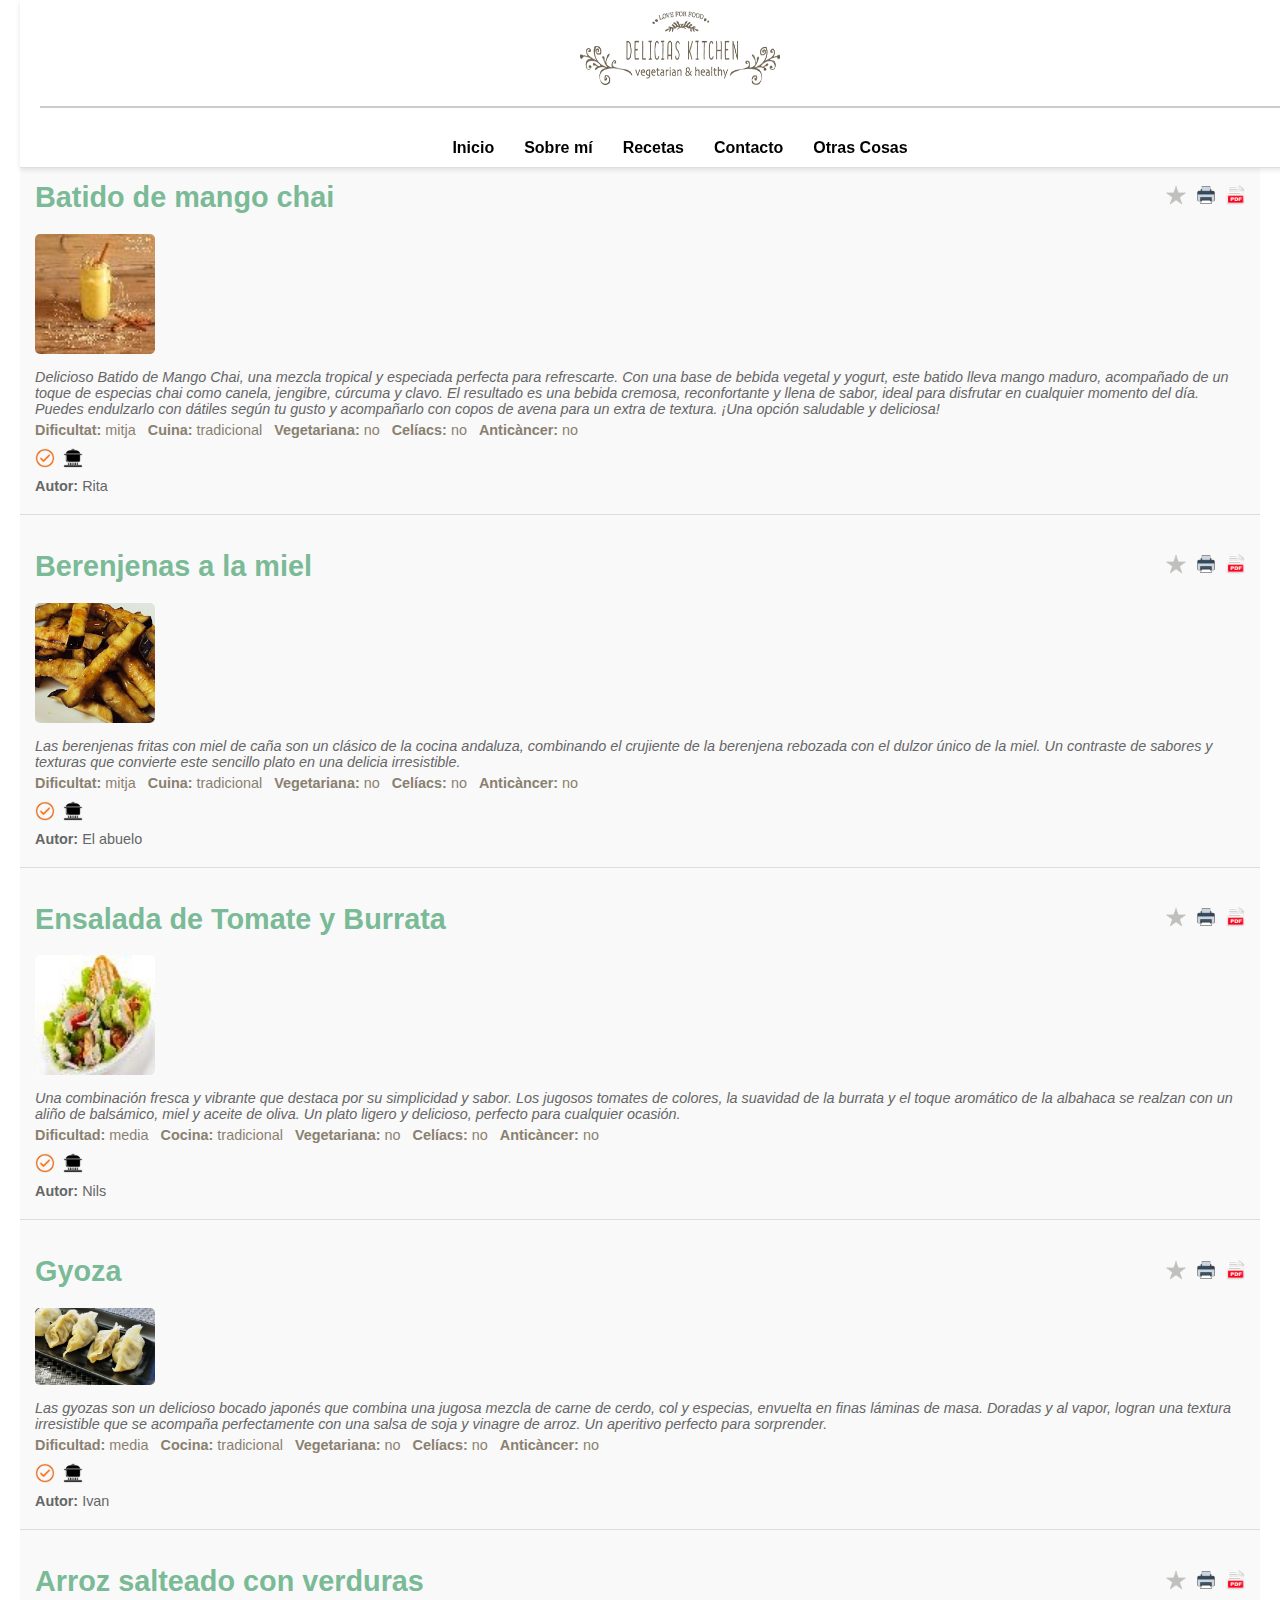
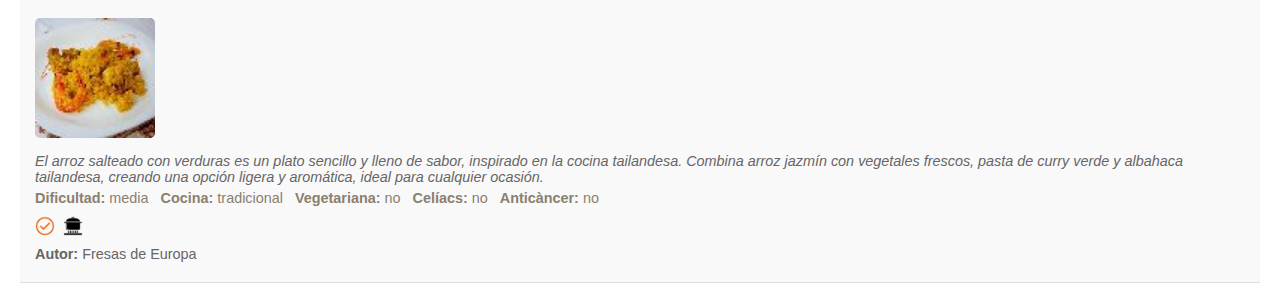
<file: wip/receptesActives.html>
<html>
    <head>
        <link rel="stylesheet" href="../receptes.css">
    </head>
    <body>
        <header class="navbar">
            <div class="logo">
                <img src="../imatges/Logo-Delicias.png" alt="Foto de perfil" width="200" height="75">
            </div>
            <hr style="border: 1px solid #CCC; width: 100%; margin: 1px auto;">
            <nav>
                <ul>
                    <li><a href="../index.html">Inicio</a></li>
                    <li><a href="../aboutMe.html">Sobre mí</a></li>
                    <li><a href="../receptes.html">Recetas</a></li>
                    <li><a href="../formulari.html">Contacto</a></li>
                    <li><a href="#">Otras Cosas</a></li>
                </ul>
            </nav>
            </header>
            <br><br><br><br><br><br><br>

        <article class="recipe-card">
            <div class="recipe-header">
              <h2><a href="../receptes/recepta1.html">Batido de mango chai</a></h2>
              <div class="recipe-icons">
                <img src="../imatges/icono_estrella_plateada.png" alt="Favorito" class="star-icon" onclick="toggleStar(this)">
                <img src="../imatges/icono_impresora.png" alt="Imprimir">
                <img src="../imatges/icono_pdf.png" alt="PDF">
              </div>
            </div>
            <img src="../imatges/batido-de-mango-chai.jpg" alt="Aguacates rellenos de langostinos" class="recipe-image">
            <div class="recipe-content">
              <div class="recipe-details">
                <p class="recipe-description">Delicioso Batido de Mango Chai, una mezcla tropical y especiada perfecta para refrescarte. Con una base de bebida vegetal y yogurt, este batido lleva mango maduro, acompañado de un toque de especias chai como canela, jengibre, cúrcuma y clavo. El resultado es una bebida cremosa, reconfortante y llena de sabor, ideal para disfrutar en cualquier momento del día. Puedes endulzarlo con dátiles según tu gusto y acompañarlo con copos de avena para un extra de textura. ¡Una opción saludable y deliciosa!</p>
                <p><strong>Dificultat:</strong> mitja &nbsp; <strong>Cuina:</strong> tradicional &nbsp; <strong>Vegetariana:</strong> no &nbsp; <strong>Celíacs:</strong> no &nbsp; <strong>Anticàncer:</strong> no</p>
                <div class="icons">
                  <img src="../imatges/icono_naranja.png" alt="Apto" class="icon">
                  <img src="../imatges/icono_cuenco.png" alt="Cuenco" class="icon">
              </div>
              <p class="author"><strong>Autor:</strong> Rita</p>
            </article>
  
            <article class="recipe-card">
              <div class="recipe-header">
                <h2><a href="../receptes/recepta2.html">Berenjenas a la miel</a></h2>
                <div class="recipe-icons">
                  <img src="../imatges/icono_estrella_plateada.png" alt="Favorito" class="star-icon" onclick="toggleStar(this)">
                  <img src="../imatges/icono_impresora.png" alt="Imprimir">
                  <img src="../imatges/icono_pdf.png" alt="PDF">
                </div>
              </div>
              <img src="../imatges/Berenjenas-con-miel-de-caC3B1a-480x270.jpg" alt="Aguacates rellenos de langostinos" class="recipe-image">
              <div class="recipe-content">
                <div class="recipe-details">
                  <p class="recipe-description"> Las berenjenas fritas con miel de caña son un clásico de la cocina andaluza, combinando el crujiente de la berenjena rebozada con el dulzor único de la miel. Un contraste de sabores y texturas que convierte este sencillo plato en una delicia irresistible. </p>
                  <p><strong>Dificultat:</strong> mitja &nbsp; <strong>Cuina:</strong> tradicional &nbsp; <strong>Vegetariana:</strong> no &nbsp; <strong>Celíacs:</strong> no &nbsp; <strong>Anticàncer:</strong> no</p>
                  <div class="icons">
                    <img src="../imatges/icono_naranja.png" alt="Apto" class="icon">
                    <img src="../imatges/icono_cuenco.png" alt="Cuenco" class="icon">
                </div>
               <p class="author"><strong>Autor:</strong> El abuelo</p>
              </article>
  
              <article class="recipe-card">
                <div class="recipe-header">
                  <h2><a href="../receptes/recepta3.html">Ensalada de Tomate y Burrata</a></h2>
                  <div class="recipe-icons">
                    <img src="../imatges/icono_estrella_plateada.png" alt="Favorito" class="star-icon" onclick="toggleStar(this)">
                    <img src="../imatges/icono_impresora.png" alt="Imprimir">
                    <img src="../imatges/icono_pdf.png" alt="PDF">
                  </div>
                </div>
                <img src="../imatges/ensalada-de-lechuga-y-pollo.jpg" alt="Aguacates rellenos de langostinos" class="recipe-image">
                <div class="recipe-content">
                  <div class="recipe-details">
                    <p class="recipe-description"> Una combinación fresca y vibrante que destaca por su simplicidad y sabor. Los jugosos tomates de colores, la suavidad de la burrata y el toque aromático de la albahaca se realzan con un aliño de balsámico, miel y aceite de oliva. Un plato ligero y delicioso, perfecto para cualquier ocasión.</p>
                    <p><strong>Dificultad:</strong> media &nbsp; <strong>Cocina:</strong> tradicional &nbsp; <strong>Vegetariana:</strong> no &nbsp; <strong>Celíacs:</strong> no &nbsp; <strong>Anticàncer:</strong> no</p>
                    <div class="icons">
                      <img src="../imatges/icono_naranja.png" alt="Apto" class="icon">
                      <img src="../imatges/icono_cuenco.png" alt="Cuenco" class="icon">
                 </div>
                 <p class="author"><strong>Autor:</strong> Nils</p>
                </article>
                <article class="recipe-card">
                    <div class="recipe-header">
                      <h2><a href="../receptes/recepta4.html">Gyoza</a></h2>
                      <div class="recipe-icons">
                        <img src="../imatges/icono_estrella_plateada.png" alt="Favorito" class="star-icon" onclick="toggleStar(this)">
                        <img src="../imatges/icono_impresora.png" alt="Imprimir">
                        <img src="../imatges/icono_pdf.png" alt="PDF">
                      </div>
                    </div>
                    <img src="../imatges/gyozas-receta.jpg" alt="Aguacates rellenos de langostinos" class="recipe-image">
                    <div class="recipe-content">
                      <div class="recipe-details">
                        <p class="recipe-description"> Las gyozas son un delicioso bocado japonés que combina una jugosa mezcla de carne de cerdo, col y especias, envuelta en finas láminas de masa. Doradas y al vapor, logran una textura irresistible que se acompaña perfectamente con una salsa de soja y vinagre de arroz. Un aperitivo perfecto para sorprender. </p>
                        <p><strong>Dificultad:</strong> media &nbsp; <strong>Cocina:</strong> tradicional &nbsp; <strong>Vegetariana:</strong> no &nbsp; <strong>Celíacs:</strong> no &nbsp; <strong>Anticàncer:</strong> no</p>
                        <div class="icons">
                          <img src="../imatges/icono_naranja.png" alt="Apto" class="icon">
                          <img src="../imatges/icono_cuenco.png" alt="Cuenco" class="icon">
                     </div>
                     <p class="author"><strong>Autor:</strong> Ivan</p>
                </article>
                <article class="recipe-card">
                    <div class="recipe-header">
                      <h2><a href="../receptes/recepta5.html">Arroz salteado con verduras</a></h2>
                      <div class="recipe-icons">
                        <img src="../imatges/icono_estrella_plateada.png" alt="Favorito" class="star-icon" onclick="toggleStar(this)">
                        <img src="../imatges/icono_impresora.png" alt="Imprimir">
                        <img src="../imatges/icono_pdf.png" alt="PDF">
                      </div>
                    </div>
                    
                    <img src="../imatges/arroz-con-pollo-y-gambas.jpg" alt="Aguacates rellenos de langostinos" class="recipe-image">
                    <div class="recipe-content">
                      <div class="recipe-details">
                        <p class="recipe-description"> El arroz salteado con verduras es un plato sencillo y lleno de sabor, inspirado en la cocina tailandesa. Combina arroz jazmín con vegetales frescos, pasta de curry verde y albahaca tailandesa, creando una opción ligera y aromática, ideal para cualquier ocasión.</p>
                        <p><strong>Dificultad:</strong> media &nbsp; <strong>Cocina:</strong> tradicional &nbsp; <strong>Vegetariana:</strong> no &nbsp; <strong>Celíacs:</strong> no &nbsp; <strong>Anticàncer:</strong> no</p>
                        <div class="icons">
                          <img src="../imatges/icono_naranja.png" alt="Apto" class="icon">
                          <img src="../imatges/icono_cuenco.png" alt="Cuenco" class="icon">
                     </div>
                     <p class="author"><strong>Autor:</strong> Fresas de Europa</p>
                </article>

                <script>
                    function toggleStar(element) {
                      element.classList.toggle("active");
                    }
                  </script>
    </body>
</html>
</file>
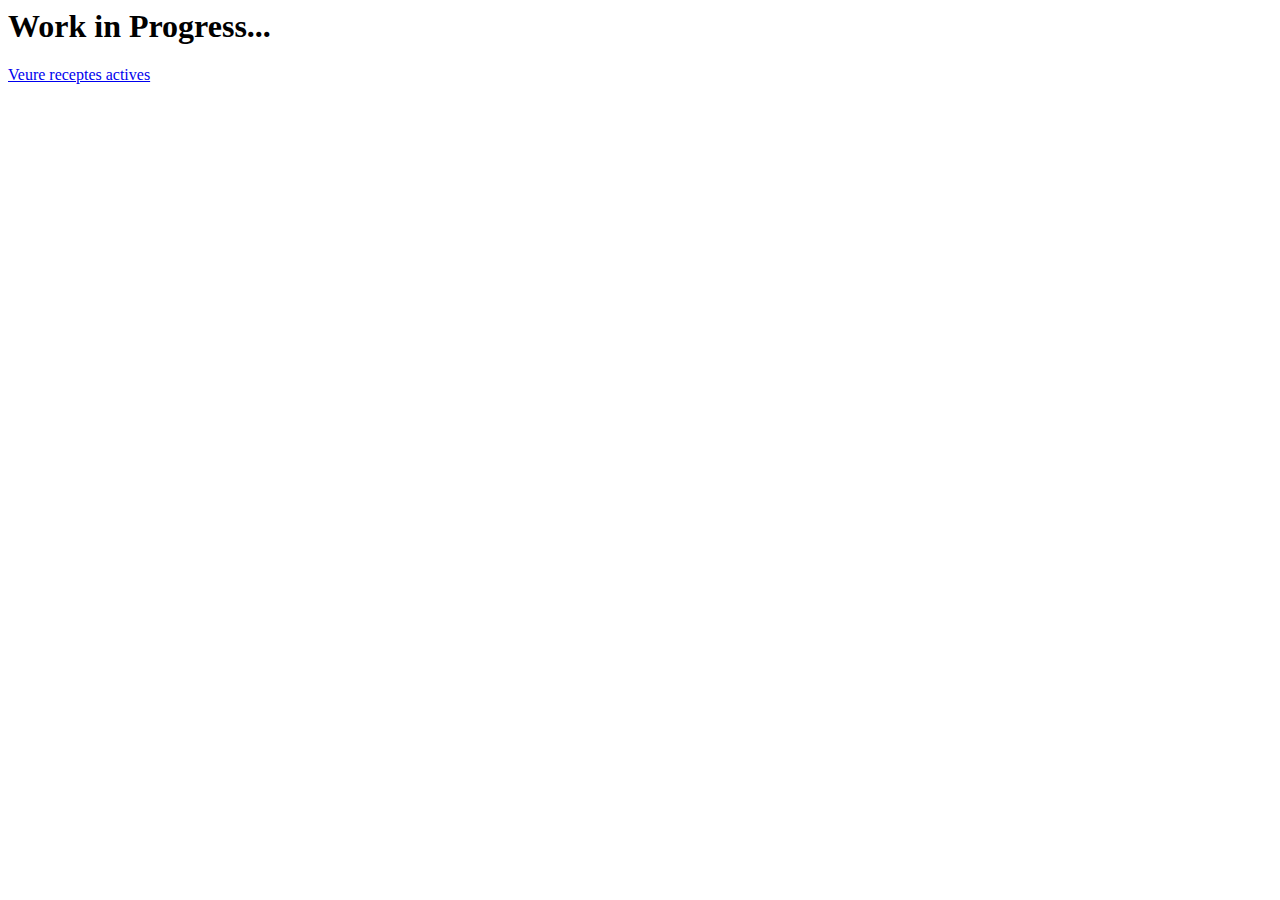
<file: wip/WiP.html>
<html>
    <head>

    </head>
    <body>
        <header>
            <h1>Work in Progress...</h1>
        </header>
        <a href="receptesActives.html">Veure receptes actives</a>
    </body>
</html>
</file>
<file: styles.css>
/* Estilos generales */
body {
  font-family: Arial, sans-serif;
  color: #8A8070;
  margin: 0;
  padding: 0;
}

/* Cabecera */
.navbar {
  background-color: #ffffff;
  padding: 10px 20px;
  display: flex;
  justify-content: center;
  gap: 20px;
  border-bottom: 1px solid #ddd;
  box-shadow: 0 2px 5px rgba(0, 0, 0, 0.1);
}

header {
  background-color: #FFF;
  border-bottom: 1px solid #CCC;
  padding: 10px 0;
  position: fixed;
  top: 0;
  width: 100%;
  z-index: 1000;
  display: flex;
  flex-direction: column;
  align-items: center;
}

.logo h1 {
  color: #7ABA96;
  margin: 0;
}

nav ul {
  list-style: none;
  padding: 0;
  margin: 10px 0 0;
  display: flex;
  justify-content: center;
}

nav ul li {
  margin: 0 15px;
}

nav ul li a {
  text-decoration: none;
  color: #000;
  font-weight: bold;
  transition: color 0.3s, transform 0.3s;
}

nav ul li a:hover {
  color: #7ABA96;
  transform: scale(1.1);
}

nav ul li a.active {
  color: #7ABA96;
}

body {
  padding-top: 120px;
}

/* Layout Principal */
main {
  display: flex;
  width: 80%;
  max-width: 1200px;
  margin: 0 auto;
  gap: 20px;
}

/* Sidebar */
.sidebar {
  flex: 1;
  padding-right: 20px;
  display: flex;
  flex-direction: column;
  align-items: center;
}

.sidebar .about-me img {
  border-radius: 50%;
  width: 150px;
  height: 150px;
}

.sidebar .subscribe button {
  background-color: #7ABA96;
  color: #FFF;
  border: none;
  padding: 10px 100px;
  cursor: pointer;
  transition: background-color 0.3s;
  margin-top: 10px;
}

.sidebar .subscribe button:hover {
  background-color: #8A8070;
}

/* Contenido */
.content {
  flex: 3;
  display: grid;
  grid-template-columns: repeat(auto-fill, minmax(280px, 1fr));
  gap: 20px;
}

.post {
  border: 1px solid #eaeaea;
  padding: 15px;
  border-radius: 8px;
  background-color: #FFF;
}

.content .post img {
  width: 100%;
  height: auto;
  border-radius: 8px;
}

.content .post h2 {
  text-align: center;
  color: #000;
  font-size: 1.2em;
  margin-top: 10px;
}

.content .post h2 a {
  text-decoration: none;
  color: #000;
  transition: color 0.3s;
}

.content .post h2 a:hover {
  color: #7ABA96;
}

.content .post p {
  color: #8A8070;
  font-size: 0.9em;
}

/* Estilos para la fecha con líneas encima y debajo */
.post small {
  display: block;
  color: #8A8070; /* Cambia este color según tu preferencia */
  font-size: 0.9em;
  text-align: center;
  position: relative;
  margin: 10px 0;
  padding: 5px 0;
}

.post small::before,
.post small::after {
  content: "";
  position: absolute;
  height: 1px;
  background-color: #7ABA96; /* Color de las líneas */
  width: 100%; /* Ancho de las líneas, ajústalo según prefieras */
}

.post small::before {
  top: 0; /* Línea encima del texto */
  left: 0%; /* Centrando la línea */
}

.post small::after {
  bottom: 0; /* Línea debajo del texto */
  left: 0%; /* Centrando la línea */
}



/* Pie de página */
footer {
  background-color: #333;
  color: #FFF;
  text-align: center;
  padding: 20px 0;
  margin-top: 20px;
}

footer .social-links a {
  color: #FFF;
  margin: 0 10px;
  text-decoration: none;
  transition: color 0.3s;
}

footer .social-links a:hover {
  color: #7ABA96;
}

.margintest {
  margin-top: 2%;

}

/*aside responsive*/
@media (max-width: 767px) {
  main {
    flex-direction: column; 
  }

  .sidebar {
    order: 2; 
    padding-top: 10px; 
  }
}
</file>
<file: aboutMe.css>
body {
  font-family: Arial, sans-serif;
  background-color: #f5f5f5;
  margin: 0;
  padding: 0;
}
.navbar {
  background-color: #ffffff;
  padding: 10px 20px;
  display: flex;
  justify-content: center;
  gap: 20px;
  border-bottom: 1px solid #ddd;
  box-shadow: 0 2px 5px rgba(0, 0, 0, 0.1);
}





.navbar {
  background-color: #ffffff;
  padding: 10px 20px;
  display: flex;
  justify-content: center;
  gap: 20px;
  border-bottom: 1px solid #ddd;
  box-shadow: 0 2px 5px rgba(0, 0, 0, 0.1);
}

header {
  background-color: #FFF;
  border-bottom: 1px solid #CCC;
  padding: 10px 0;
  position: fixed;
  top: 0;
  width: 100%;
  z-index: 1000;
  display: flex;
  flex-direction: column;
  align-items: center;
}

.logo h1 {
  color: #7ABA96;
  margin: 0;
}

nav ul {
  list-style: none;
  padding: 0;
  margin: 10px 0 0;
  display: flex;
  justify-content: center;
}

nav ul li {
  margin: 0 15px;
}

nav ul li a {
  text-decoration: none;
  color: #000;
  font-weight: bold;
  transition: color 0.3s, transform 0.3s;
}

nav ul li a:hover {
  color: #7ABA96;
  transform: scale(1.1);
}

nav ul li a.active {
  color: #7ABA96;
}

body {
  padding-top: 120px;
}





.navbar a {
  color: #333;
  text-decoration: none;
  font-weight: bold;
}
.navbar a:hover {
  color: #7ABA96;
}
.active {
  color: #7ABA96;
}
.container {
  max-width: 800px;
  margin: 20px auto;
  background-color: #fff;
  padding: 20px;
  border-radius: 8px;
  box-shadow: 0 0 10px rgba(0, 0, 0, 0.1);
}
h1 {
  color: #7ABA96;
  text-align: center;
}
.about-content {
  display: flex;
  flex-direction: column;
  align-items: center;
  gap: 20px;
}
.about-content img {
  max-width: 200px;
  border-radius: 50%;
  box-shadow: 0 2px 5px rgba(0, 0, 0, 0.1);
}
.about-content p {
  text-align: justify;
  line-height: 1.6;
}
</file>
<file: formulari.css>
body {
    font-family: Arial, sans-serif;
    background-color: #f5f5f5;
    margin: 0;
    padding: 0;
}
.navbar {
    background-color: #ffffff;
    padding: 10px 20px;
    display: flex;
    justify-content: center;
    gap: 20px;
    border-bottom: 1px solid #ddd;
    box-shadow: 0 2px 5px rgba(0, 0, 0, 0.1);
}
.navbar a {
    color: #333;
    text-decoration: none;
    font-weight: bold;
}
.navbar a:hover {
    color: #7ABA96;
}
.active {
    color: #7ABA96;
}
.container {
    max-width: 800px;
    margin: 20px auto;
    background-color: #fff;
    padding: 20px;
    border-radius: 8px;
    box-shadow: 0 0 10px rgba(0, 0, 0, 0.1);
}
h1 {
    color: #7ABA96;
    text-align: center;
}
form {
    display: flex;
    flex-direction: column;
    gap: 15px;
}
label {
    font-weight: bold;
}
input[type="text"], input[type="email"], textarea, select {
    width: 100%;
    padding: 10px;
    border: 1px solid #ccc;
    border-radius: 4px;
}
input[type="submit"] {
    background-color: #7ABA96;
    color: #fff;
    padding: 10px;
    border: none;
    border-radius: 4px;
    cursor: pointer;
    font-weight: bold;
}
input[type="submit"]:hover {
    background-color: #03b07f;
}


header {
    background-color: #FFF;
    border-bottom: 1px solid #CCC;
    padding: 10px 0;
    position: fixed;
    top: 0;
    width: 100%;
    z-index: 1000;
    display: flex;
    flex-direction: column;
    align-items: center;
  }
  
  .logo h1 {
    color: #7ABA96;
    margin: 0;
  }
  
  nav ul {
    list-style: none;
    padding: 0;
    margin: 10px 0 0;
    display: flex;
    justify-content: center;
  }
  
  nav ul li {
    margin: 0 15px;
  }
  
  nav ul li a {
    text-decoration: none;
    color: #000;
    font-weight: bold;
    transition: color 0.3s, transform 0.3s;
  }
  
  nav ul li a:hover {
    color: #7ABA96;
    transform: scale(1.1);
  }
  
  nav ul li a.active {
    color: #7ABA96;
  }
  
  body {
    padding-top: 120px;
  }
</file>
<file: otrasCosas/others.css>
.navbar {
    background-color: #ffffff;
    padding: 10px 20px;
    display: flex;
    justify-content: center;
    gap: 20px;
    border-bottom: 1px solid #ddd;
    box-shadow: 0 2px 5px rgba(0, 0, 0, 0.1);
  }
  
  header {
    background-color: #FFF;
    border-bottom: 1px solid #CCC;
    padding: 10px 0;
    position: fixed;
    top: 0;
    width: 100%;
    z-index: 1000;
    display: flex;
    flex-direction: column;
    align-items: center;
  }
  
  .logo h1 {
    color: #7ABA96;
    margin: 0;
  }
  
  nav ul {
    list-style: none;
    padding: 0;
    margin: 10px 0 0;
    display: flex;
    justify-content: center;
  }
  
  nav ul li {
    margin: 0 15px;
  }
  
  nav ul li a {
    text-decoration: none;
    color: #000;
    font-weight: bold;
    transition: color 0.3s, transform 0.3s;
  }
  
  nav ul li a:hover {
    color: #7ABA96;
    transform: scale(1.1);
  }
  
  nav ul li a.active {
    color: #7ABA96;
  }
  
  body {
    padding-top: 120px;
  }



  .other-things {
    padding: 40px 20px;
    background: #7ABA96;
    text-align: center;
  }
  
  .section-title {
    font-size: 2rem;
    margin-bottom: 20px;
    color: #333;
  }
  
  .other-things-grid {
    display: grid;
    grid-template-columns: repeat(auto-fit, minmax(250px, 1fr));
    gap: 20px;
  }
  
  .other-item {
    background: #fff;
    border-radius: 10px;
    padding: 20px;
    box-shadow: 0 4px 8px rgba(0, 0, 0, 0.1);
    transition: transform 0.2s ease;
  }
  
  .other-item:hover {
    transform: translateY(-5px);
  }
  
  .other-item h3 {
    font-size: 1.5rem;
    color: #7ABA96;
  }
  
  .other-item p {
    color: #666;
    font-size: 1rem;
  }
</file>
<file: receptes/recepta.css>
body {
    font-family: Arial, sans-serif;
    background-color: #f5f5f5;
    margin: 0;
    padding: 0;
}
.navbar {
    background-color: #ffffff;
    padding: 10px 20px;
    display: flex;
    justify-content: center;
    gap: 20px;
    border-bottom: 1px solid #ddd;
    box-shadow: 0 2px 5px rgba(0, 0, 0, 0.1);
}
.navbar a {
    color: #333;
    text-decoration: none;
    font-weight: bold;
}
.navbar a:hover {
    color: #7ABA96;
}
.active {
    color: #7ABA96;
}
.container {
    max-width: 1000px;
    margin: 20px auto;
    background-color: #fff;
    padding: 20px;
    border-radius: 8px;
    box-shadow: 0 0 10px rgba(0, 0, 0, 0.1);
}
h1 {
    color: #7ABA96;
    text-align: center;
}
img {
    display: block;
    margin: 20px auto;
    max-width: 100%;
    height: auto;
    border-radius: 8px;
}
h2 {
    color: #7ABA96;
}
ul {
    list-style-type: square;
    margin-left: 20px;
}
p {
    line-height: 1.6;
}
.tips {
    background-color: #e7f9f1;
    padding: 15px;
    border-left: 4px solid #7ABA96;
    margin-top: 20px;
    border-radius: 4px;
}


.cute-list {
    counter-reset: step-counter;
    padding-left: 0;
    list-style: none;
    font-family: 'Georgia', serif;
}

.cute-list li {
    counter-increment: step-counter;
    background: #e4fff330;
    border: 2px solid #e2fdf1;
    border-radius: 10px;
    margin-bottom: 20px;
    padding: 20px;
    box-shadow: 2px 2px 10px rgba(0, 0, 0, 0.1);
    line-height: 1.6;
}

.cute-list .step-number {
    display: inline-block;
    background: #7ABA96;
    color: white;
    font-weight: bold;
    font-size: 1.5rem;
    width: 35px;
    height: 35px;
    text-align: center;
    line-height: 35px;
    border-radius: 50%;
    margin-right: 15px;
}




.back-link {
    display: inline-block;
    margin-top: 20px;
    text-decoration: none;
    font-family: 'Georgia', serif;
    font-size: 1.2rem;
    color: #7ABA96;
    font-weight: bold;
    border: 2px solid #7ABA96;
    padding: 10px 15px;
    border-radius: 10px;
    background-color: #e5fcf5da;
    box-shadow: 2px 2px 10px rgba(0, 0, 0, 0.1);
    position: relative;
}

.back-link:hover {
    background-color: #d1ffef;
    color: #31d6af;
    border-color: #31d6af;
    text-decoration: underline;
}

.back-link:before {
    content: "←";
    margin-right: 5px;
    font-size: 1.5rem;
}


.recipe-time {
    display: flex;
    align-items: center;
    gap: 10px;
    padding: 15px;
    background: linear-gradient(135deg, #31d6af, #7ABA96);
    color: #fff;
    border-radius: 10px;
    font-family: 'Arial', sans-serif;
    box-shadow: 0 4px 8px rgba(0, 0, 0, 0.1);
    max-width: 300px;
    margin: 20px auto;
    transition: transform 0.2s ease, box-shadow 0.2s ease;
  }
  
  .recipe-time:hover {
    transform: scale(1.05);
    box-shadow: 0 6px 12px rgba(0, 0, 0, 0.15);
  }
  
  .time-icon {
    font-size: 2rem;
  }
  
  .time-text {
    display: flex;
    flex-direction: column;
  }
  
  .time-label {
    font-size: 0.9rem;
    font-weight: 600;
    text-transform: uppercase;
  }
  
  .time-duration {
    font-size: 1.2rem;
    font-weight: bold;
  }
</file>
<file: receptes.css>
body {
    font-family: Arial, sans-serif;
    margin: 0;
    padding: 20px;
    color: #8A8070;
  }
  
  nav ul {
    list-style: none;
    padding: 0;
    margin: 10px 0 0;
    display: flex;
    justify-content: center;
  }
  
  nav ul li {
    margin: 0 15px;
  }
  
  nav ul li a {
    text-decoration: none;
    color: #000;
    font-weight: bold;
    transition: color 0.3s, transform 0.3s;
  }
  
  nav ul li a:hover {
    color: #7ABA96;
    transform: scale(1.1);
  }
  
  nav ul li a.active {
    color: #7ABA96;
  }

  .navbar {
    background-color: #ffffff;
    padding: 10px 20px;
    display: flex;
    justify-content: center;
    gap: 20px;
    border-bottom: 1px solid #ddd;
    box-shadow: 0 2px 5px rgba(0, 0, 0, 0.1);
  }

  header {
    background-color: #FFF;
    border-bottom: 1px solid #CCC;
    padding: 10px 0;
    position: fixed;
    top: 0;
    width: 100%;
    z-index: 1000;
    display: flex;
    flex-direction: column;
    align-items: center;
  }

  .logo h1 {
    color: #7ABA96;
    margin: 0;
  }

  .header a {
    color: #a3c400;
    text-decoration: none;
  }
  
  .header span {
    color: #666;
  }
  
  h1 {
    color: #7ABA96;
    font-size: 1.5em;
  }
  
  .description {
    font-size: 0.9em;
    color: #555;
    max-width: 600px;
  }
  
  .recipe-grid {
    margin-top: 20px;
    border-top: 1px solid #ddd;
  }
  
  .recipe-card {
    padding: 15px;
    border-bottom: 1px solid #ddd;
    display: flex;
    flex-direction: column;
    background-color: #f9f9f9;
  }
  
  .recipe-header {
    display: flex;
    justify-content: space-between;
    align-items: center;
  }
  
  .recipe-card h2 a {
    color: #7ABA96;
    text-decoration: none;
    font-size: 1.2em;
  }
  
  .recipe-description {
    font-style: italic;
    font-size: 0.9em;
    color: #666;
    margin: 5px 0;
  }
  
  .recipe-card p {
    margin: 5px 0;
    font-size: 0.9em;
  }
  
  .recipe-icons img {
    width: 20px;
    height: 20px;
    margin-left: 5px;
  }
  
  .icons {
    display: flex;
    gap: 8px;
    margin: 10px 0;
  }
  
  .icons img {
    width: 20px;
    height: 20px;
  }
  
  .author {
    font-size: 0.9em;
    color: #666;
  }

  .star-icon {
    width: 3px;
    height: 3px;
    cursor: pointer;
    transition: opacity 0.3s ease;
  }
  
  .star-icon.active {
    content: url("imatges/icono_estrella_iluminada.webp");
  }
  
  .star-icon:not(.active) {
    content: url("imatges/icono_estrella_plateada.png");
  }
  
  .recipe-image {
    width: 120px; /* Ajusta el tamaño de la imagen según el ejemplo */
    height: auto;
    border-radius: 5px; /* Opcional: esquinas redondeadas */
    margin-bottom: 10px; /* Espacio debajo de la imagen */
  }
  

  .pagination {
    display: flex;
    justify-content: center;
    align-items: center;
    gap: 10px;
    margin: 20px 0;
}
.pagination button, .pagination a {
    padding: 10px 15px;
    border: 1px solid #ccc;
    background-color: #f9f9f9;
    text-decoration: none;
    color: black;
    cursor: pointer;
}
.pagination button:hover, .pagination a:hover {
    background-color: #ddd;
}
.pagination button:disabled {
    cursor: not-allowed;
    background-color: #eee;
}
</file>
